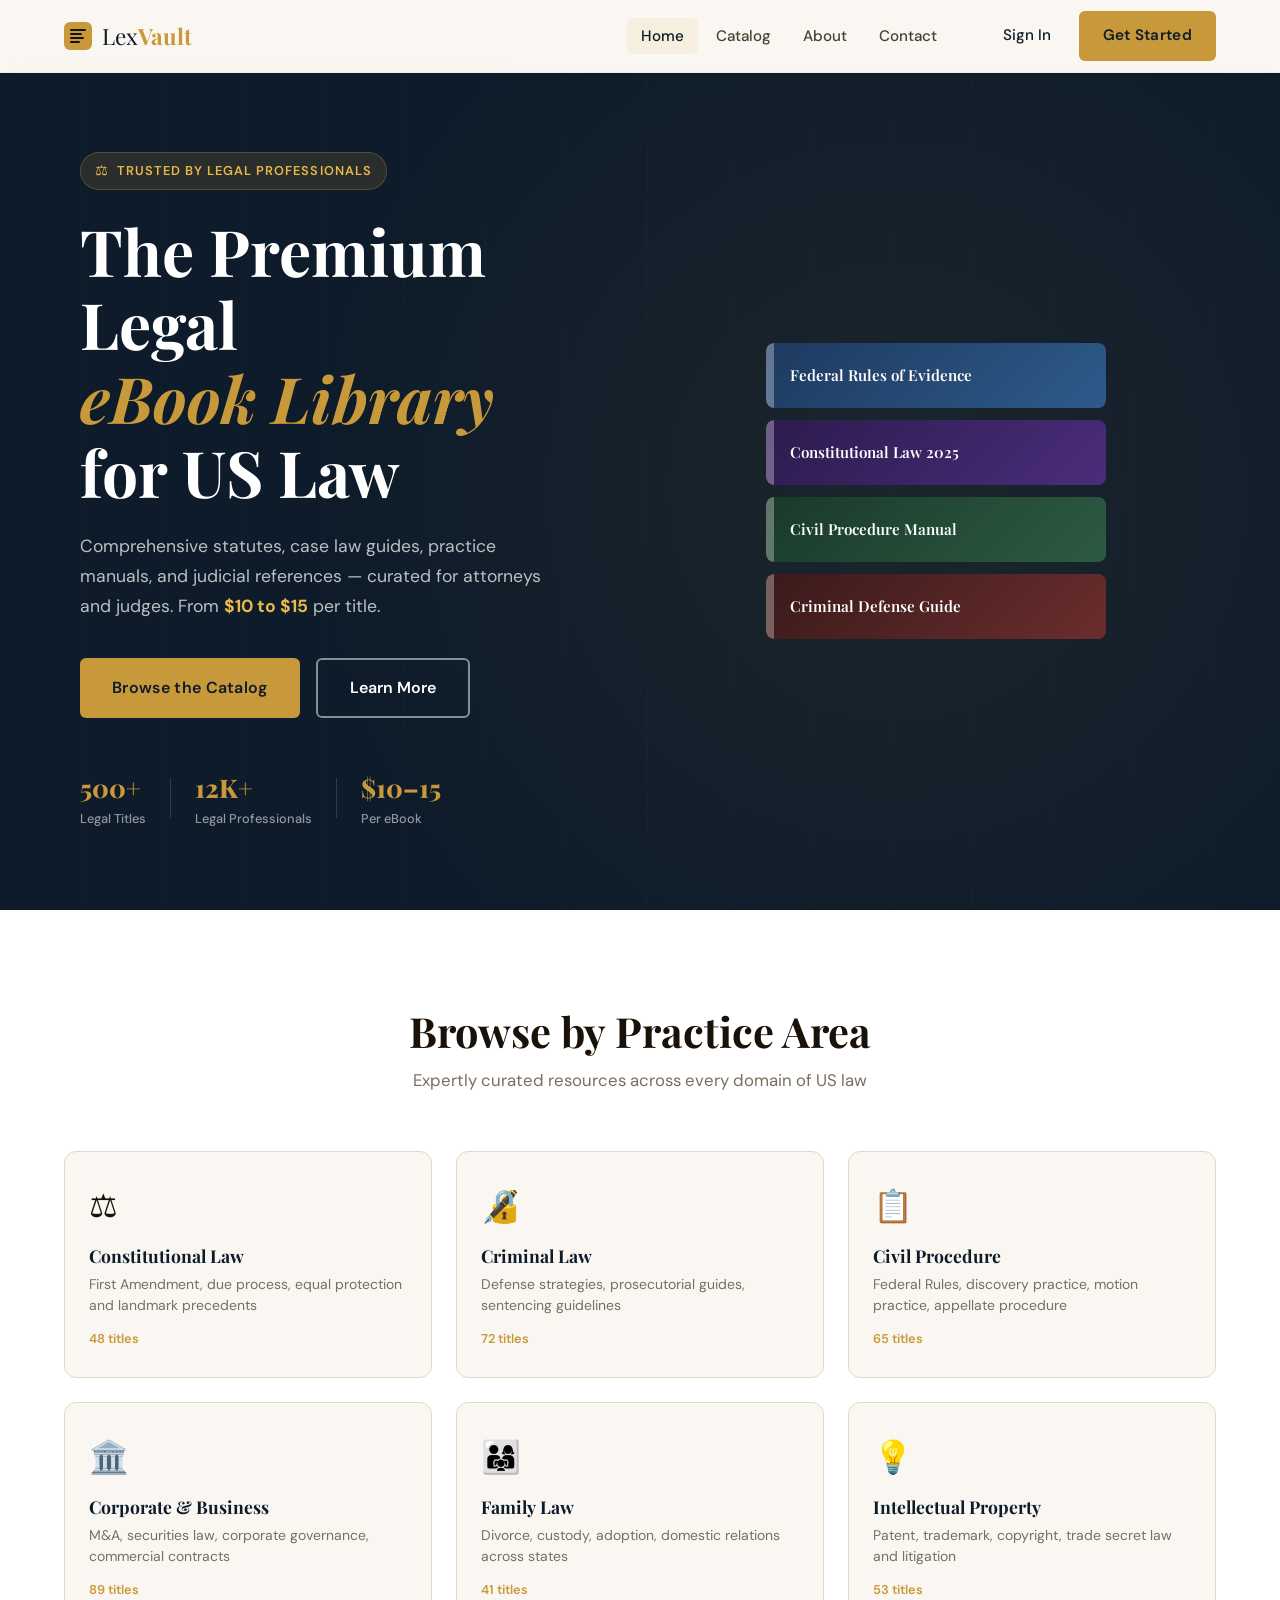
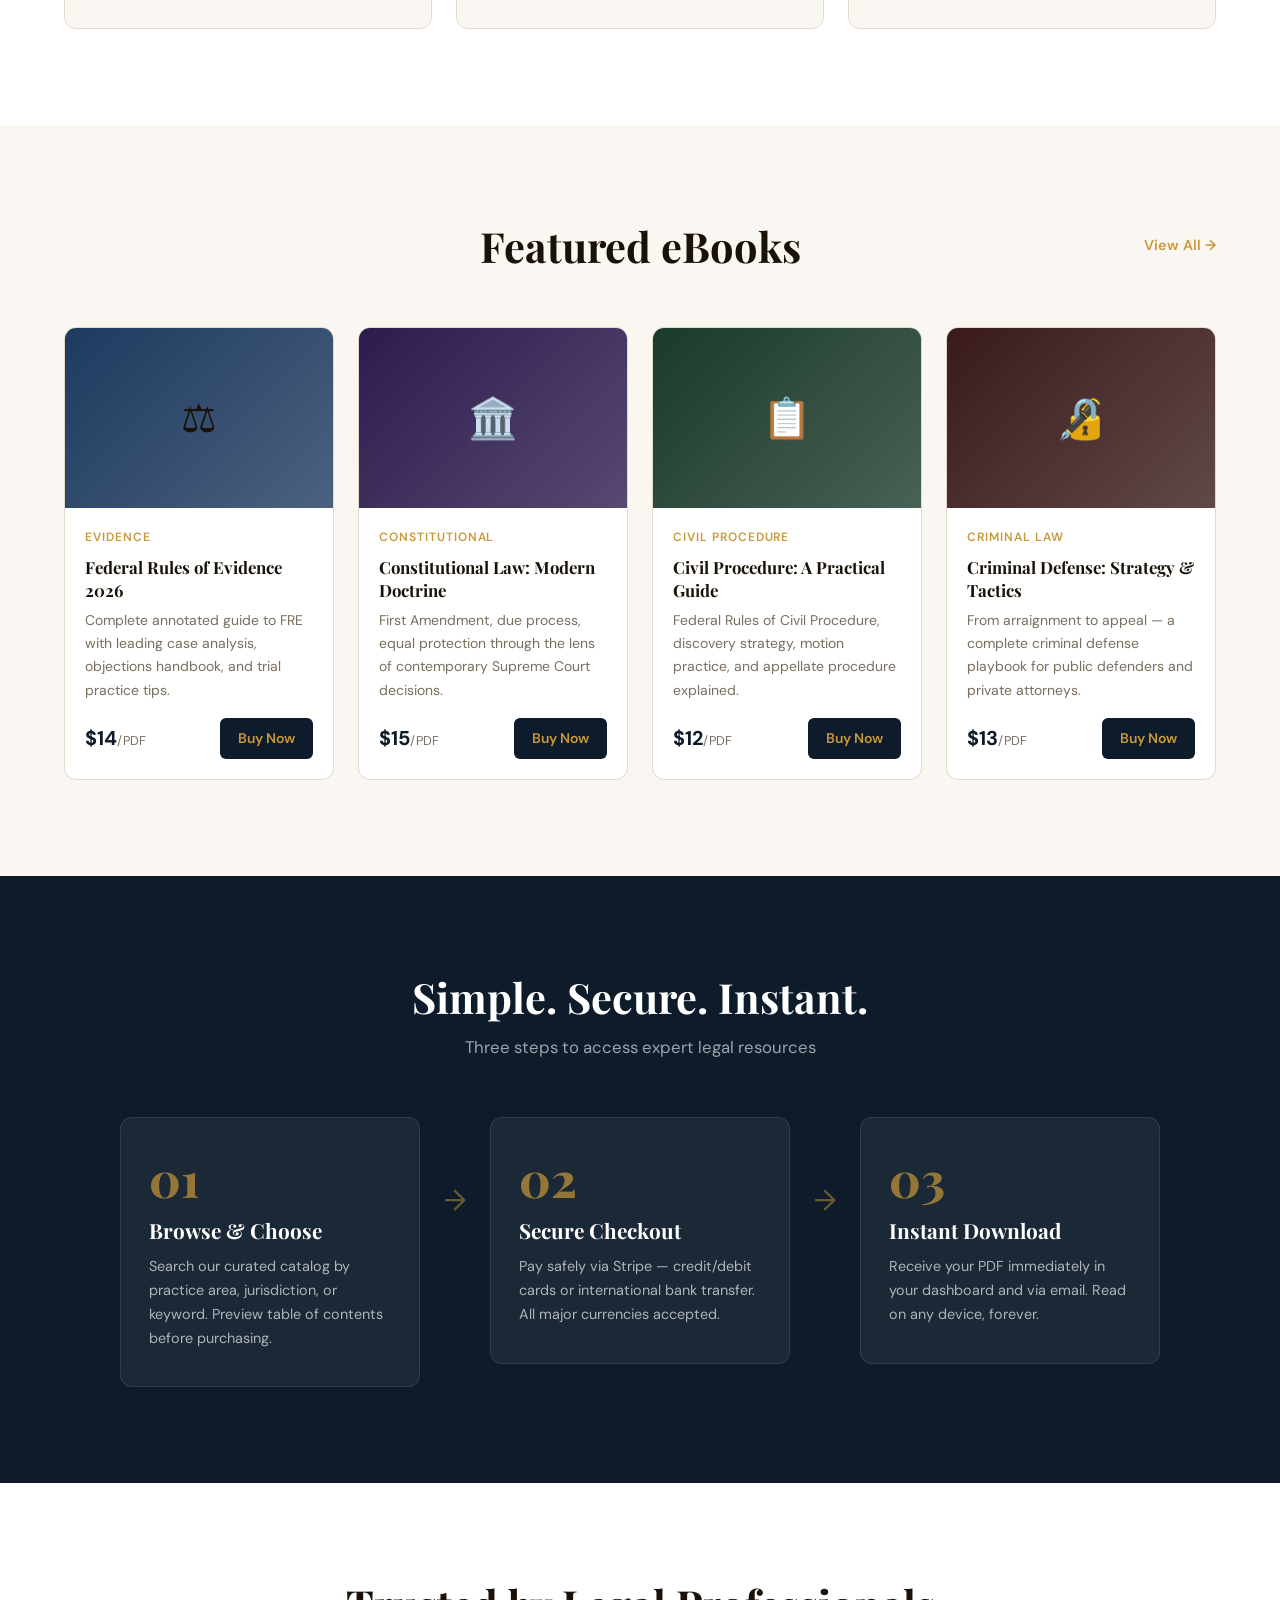
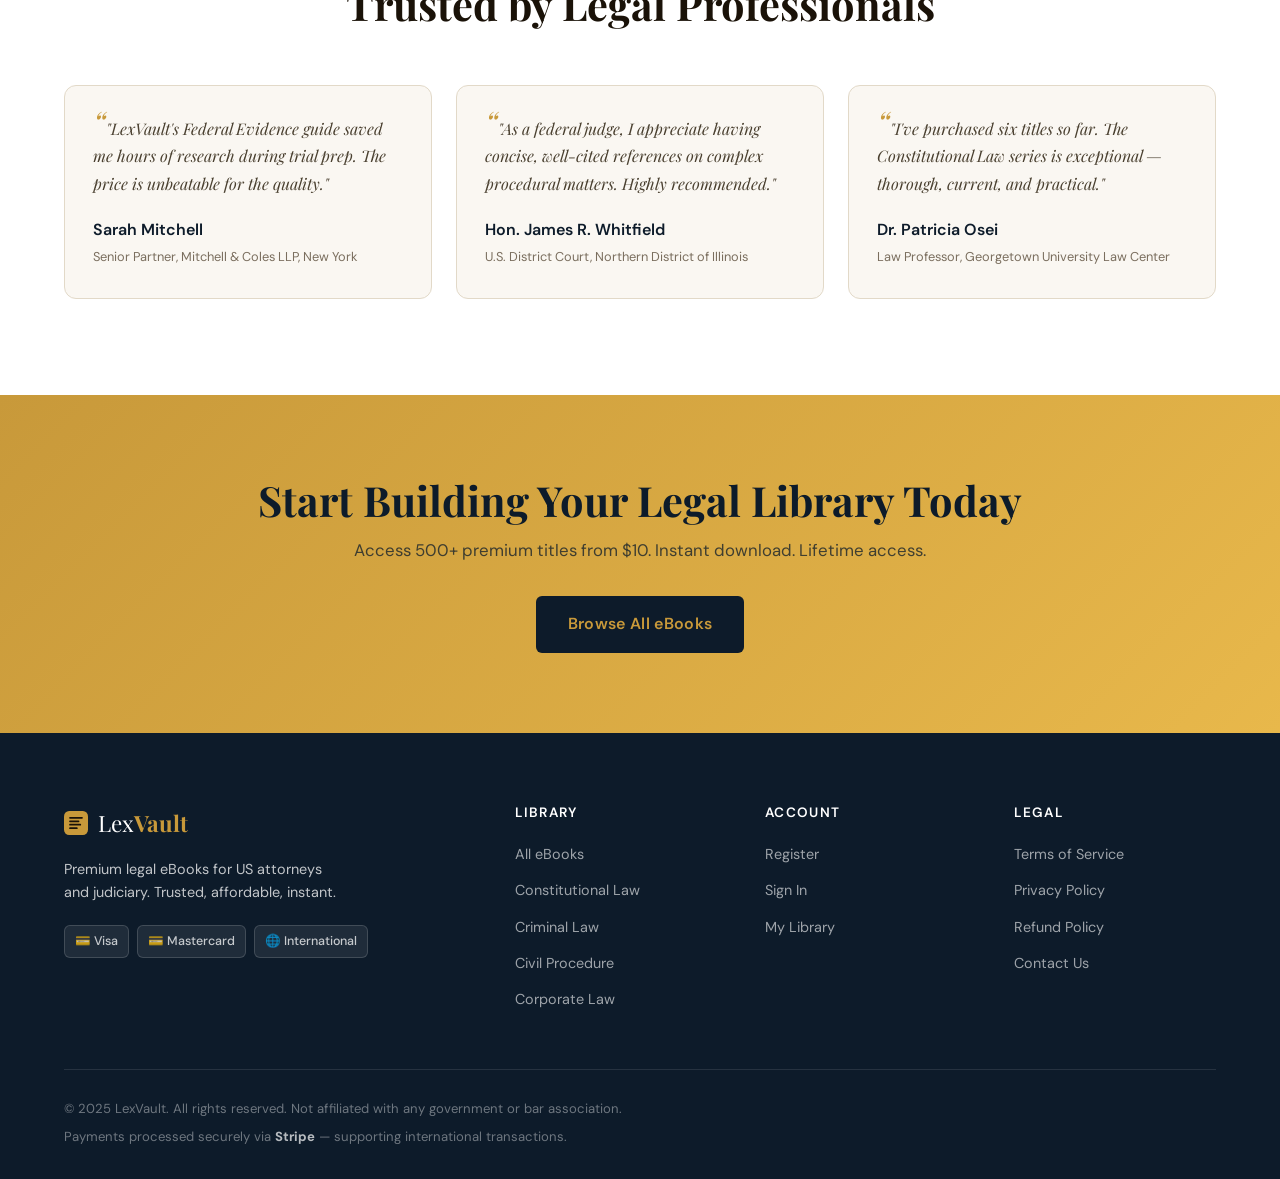
<file: index.html>
<!DOCTYPE html>
<html lang="en">
<head>
  <meta charset="UTF-8" />
  <meta name="viewport" content="width=device-width, initial-scale=1.0"/>
  <title>LexVault — Legal eBook Library for US Lawyers & Judges</title>
  <meta name="description" content="Premium legal eBooks for US attorneys and judiciary. Statutes, case law guides, and practice resources from $10–$15."/>
  <link rel="preconnect" href="https://fonts.googleapis.com"/>
  <link rel="preconnect" href="https://fonts.gstatic.com" crossorigin/>
  <link href="https://fonts.googleapis.com/css2?family=Playfair+Display:ital,wght@0,400;0,600;0,800;1,400&family=DM+Sans:wght@300;400;500;600&display=swap" rel="stylesheet"/>
  <style>
    /* ===== LEXVAULT DESIGN TOKENS ===== */
    :root {
      --navy:       #0d1b2a;
      --navy-mid:   #162132;
      --navy-light: #1e2f45;
      --gold:       #c8993a;
      --gold-light: #e8b84b;
      --gold-pale:  #f5e6c0;
      --cream:      #faf7f2;
      --white:      #ffffff;
      --text-main:  #1a1208;
      --text-mid:   #4a4030;
      --text-muted: #7a6e5e;
      --border:     #e2d9c8;
      --ff-display: 'Playfair Display', Georgia, serif;
      --ff-body:    'DM Sans', system-ui, sans-serif;
      --radius-sm:  6px;
      --radius-md:  12px;
      --radius-lg:  20px;
      --shadow-sm:  0 2px 8px rgba(13,27,42,0.08);
      --shadow-md:  0 8px 32px rgba(13,27,42,0.14);
      --shadow-lg:  0 20px 60px rgba(13,27,42,0.22);
      --transition: 0.25s cubic-bezier(0.4, 0, 0.2, 1);
      --max-width:  1200px;
    }

    /* ===== BASE & RESET ===== */
    *, *::before, *::after { box-sizing: border-box; margin: 0; padding: 0; }
    html { scroll-behavior: smooth; font-size: 16px; }
    body {
      font-family: var(--ff-body);
      background: var(--cream);
      color: var(--text-main);
      line-height: 1.65;
      overflow-x: hidden;
      padding-top: 72px;
    }
    img { display: block; max-width: 100%; }
    a  { color: inherit; text-decoration: none; }
    ul { list-style: none; }
    h1,h2,h3,h4 { font-family: var(--ff-display); line-height: 1.2; }
    h1 { font-size: clamp(2.4rem, 5vw, 4rem); }
    h2 { font-size: clamp(1.8rem, 3.5vw, 2.6rem); }
    h3 { font-size: 1.3rem; }
    em { font-style: italic; color: var(--gold); }

    /* ===== LAYOUT ===== */
    .container { max-width: var(--max-width); margin: 0 auto; padding: 0 24px; }
    .section { padding: 96px 0; }
    .section-header { text-align: center; margin-bottom: 56px; }
    .section-header h2 { margin-bottom: 12px; }
    .section-header p  { color: var(--text-muted); font-size: 1.05rem; }

    /* ===== BUTTONS ===== */
    .btn-primary {
      display: inline-flex; align-items: center; gap: 8px;
      background: var(--gold); color: var(--navy);
      font-family: var(--ff-body); font-weight: 600; font-size: 0.95rem;
      padding: 12px 24px; border-radius: var(--radius-sm);
      border: none; cursor: pointer;
      transition: background var(--transition), transform var(--transition), box-shadow var(--transition);
      letter-spacing: 0.02em;
    }
    .btn-primary:hover { background: var(--gold-light); transform: translateY(-2px); box-shadow: 0 6px 20px rgba(200,153,58,0.35); }
    .btn-primary.btn-large { padding: 15px 32px; font-size: 1rem; }
    .btn-ghost {
      display: inline-flex; align-items: center;
      background: transparent; color: var(--navy);
      font-weight: 500; font-size: 0.95rem;
      padding: 12px 20px; border-radius: var(--radius-sm);
      border: none; cursor: pointer; transition: background var(--transition);
    }
    .btn-ghost:hover { background: rgba(13,27,42,0.06); }
    .btn-outline {
      display: inline-flex; align-items: center;
      background: transparent; color: var(--white);
      font-weight: 600; font-size: 0.95rem;
      padding: 14px 32px; border-radius: var(--radius-sm);
      border: 2px solid rgba(255,255,255,0.5);
      cursor: pointer; transition: all var(--transition);
    }
    .btn-outline:hover { border-color: var(--gold); color: var(--gold); }
    .btn-outline.btn-large { padding: 15px 32px; font-size: 1rem; }

    /* ===== BOOK CARD ===== */
    .book-card {
      background: var(--white); border-radius: var(--radius-md);
      overflow: hidden; border: 1px solid var(--border);
      transition: transform var(--transition), box-shadow var(--transition);
      display: flex; flex-direction: column;
    }
    .book-card:hover { transform: translateY(-6px); box-shadow: var(--shadow-md); }
    .book-card-cover {
      height: 180px; display: flex; align-items: center;
      justify-content: center; font-size: 3rem;
      position: relative; overflow: hidden;
    }
    .book-card-body { padding: 20px; flex: 1; display: flex; flex-direction: column; }
    .book-card-category {
      font-size: 0.75rem; font-weight: 600; text-transform: uppercase;
      letter-spacing: 0.08em; color: var(--gold); margin-bottom: 8px;
    }
    .book-card-title { font-family: var(--ff-display); font-size: 1.05rem; margin-bottom: 8px; line-height: 1.35; }
    .book-card-desc { font-size: 0.875rem; color: var(--text-muted); flex: 1; margin-bottom: 16px; }
    .book-card-footer { display: flex; align-items: center; justify-content: space-between; }
    .book-price { font-size: 1.25rem; font-weight: 700; color: var(--navy); }
    .book-price span { font-size: 0.8rem; font-weight: 400; color: var(--text-muted); }
    .btn-buy {
      background: var(--navy); color: var(--gold);
      border: none; padding: 9px 18px; border-radius: var(--radius-sm);
      font-weight: 600; font-size: 0.875rem; cursor: pointer;
      transition: all var(--transition); font-family: var(--ff-body);
    }
    .btn-buy:hover { background: var(--gold); color: var(--navy); transform: translateY(-1px); }

    /* ===== NAVIGATION ===== */
    .nav-wrapper {
      position: fixed; top: 0; left: 0; right: 0; z-index: 1000;
      background: rgba(250,247,242,0.92);
      backdrop-filter: blur(12px); -webkit-backdrop-filter: blur(12px);
      border-bottom: 1px solid transparent;
      transition: border-color var(--transition), box-shadow var(--transition);
    }
    .nav-wrapper.scrolled { border-color: var(--border); box-shadow: var(--shadow-sm); }
    .nav-inner {
      max-width: var(--max-width); margin: 0 auto; padding: 0 24px;
      height: 72px; display: flex; align-items: center; gap: 32px;
    }
    .logo {
      display: flex; align-items: center; gap: 10px;
      font-family: var(--ff-display); font-size: 1.4rem;
      color: var(--navy); text-decoration: none; flex-shrink: 0;
    }
    .logo strong { color: var(--gold); }
    .nav-links { display: flex; gap: 4px; margin-left: auto; }
    .nav-links a {
      padding: 8px 14px; border-radius: var(--radius-sm);
      font-weight: 500; font-size: 0.95rem; color: var(--text-mid);
      transition: background var(--transition), color var(--transition);
    }
    .nav-links a:hover, .nav-links a.active {
      background: rgba(200,153,58,0.1); color: var(--navy);
    }
    .nav-actions { display: flex; align-items: center; gap: 8px; flex-shrink: 0; }
    .hamburger {
      display: none; flex-direction: column; gap: 5px;
      background: none; border: none; cursor: pointer; padding: 8px; margin-left: auto;
    }
    .hamburger span {
      display: block; width: 22px; height: 2px;
      background: var(--navy); border-radius: 2px; transition: all var(--transition);
    }
    .mobile-menu {
      display: none; flex-direction: column; background: var(--white);
      padding: 16px 24px 24px; border-top: 1px solid var(--border); gap: 4px;
    }
    .mobile-menu a { padding: 12px 16px; border-radius: var(--radius-sm); font-weight: 500; color: var(--text-mid); }
    .mobile-menu a:hover { background: var(--gold-pale); }
    .mobile-menu .btn-primary { margin-top: 8px; justify-content: center; }

    /* ===== HERO ===== */
    .hero {
      background: var(--navy);
      min-height: calc(100vh - 72px);
      display: grid; grid-template-columns: 1fr 1fr;
      align-items: center; gap: 64px;
      padding: 80px; max-width: 1400px;
      margin: 0 auto; position: relative; overflow: hidden;
    }
    .hero-bg-pattern {
      position: absolute; inset: 0;
      background-image:
        radial-gradient(circle at 70% 50%, rgba(200,153,58,0.08) 0%, transparent 60%),
        repeating-linear-gradient(90deg, transparent, transparent 80px, rgba(255,255,255,0.015) 80px, rgba(255,255,255,0.015) 81px);
      pointer-events: none;
    }
    .hero-badge {
      display: inline-flex; align-items: center; gap: 8px;
      background: rgba(200,153,58,0.15); border: 1px solid rgba(200,153,58,0.3);
      color: var(--gold-light); padding: 6px 14px; border-radius: 100px;
      font-size: 0.8rem; font-weight: 600; text-transform: uppercase;
      letter-spacing: 0.08em; margin-bottom: 24px;
    }
    .hero-badge::before { content: '⚖️'; font-size: 0.9rem; }
    .hero-title { color: var(--white); font-size: clamp(2.6rem, 5vw, 4.2rem); margin-bottom: 24px; line-height: 1.15; }
    .hero-subtitle { color: rgba(255,255,255,0.72); font-size: 1.1rem; line-height: 1.7; margin-bottom: 36px; max-width: 480px; }
    .hero-subtitle strong { color: var(--gold-light); }
    .hero-cta { display: flex; gap: 16px; flex-wrap: wrap; margin-bottom: 48px; }
    .hero-stats { display: flex; align-items: center; gap: 24px; }
    .stat { display: flex; flex-direction: column; }
    .stat-num { font-family: var(--ff-display); font-size: 1.6rem; font-weight: 800; color: var(--gold); }
    .stat-label { font-size: 0.8rem; color: rgba(255,255,255,0.55); font-weight: 500; }
    .stat-divider { width: 1px; height: 40px; background: rgba(255,255,255,0.15); }
    .hero-visual { display: flex; justify-content: center; align-items: center; position: relative; z-index: 1; }
    .book-stack { display: flex; flex-direction: column; gap: 12px; width: 100%; max-width: 340px; }
    .book {
      border-radius: 8px; padding: 20px 24px;
      font-family: var(--ff-display); font-size: 0.95rem; font-weight: 600;
      color: var(--white); position: relative; overflow: hidden;
      cursor: default; transition: transform var(--transition), box-shadow var(--transition);
    }
    .book::before {
      content: ''; position: absolute; left: 0; top: 0; bottom: 0;
      width: 8px; background: rgba(255,255,255,0.3); border-radius: 8px 0 0 8px;
    }
    .book:hover { transform: translateX(6px); }
    .b1 { background: linear-gradient(135deg, #1e3a5f, #2d5a8a); animation: float1 6s ease-in-out infinite; }
    .b2 { background: linear-gradient(135deg, #2d1b4e, #4a2d7a); animation: float2 7s ease-in-out infinite; }
    .b3 { background: linear-gradient(135deg, #1a3a2a, #2d5a42); animation: float1 8s ease-in-out infinite; }
    .b4 { background: linear-gradient(135deg, #3a1a1a, #6b2d2d); animation: float2 6.5s ease-in-out infinite; }
    @keyframes float1 { 0%,100% { transform: translateY(0); } 50% { transform: translateY(-6px); } }
    @keyframes float2 { 0%,100% { transform: translateY(0); } 50% { transform: translateY(6px); } }

    /* ===== CATEGORIES ===== */
    .categories-section { background: var(--white); }
    .categories-grid { display: grid; grid-template-columns: repeat(3, 1fr); gap: 24px; }
    .cat-card {
      background: var(--cream); border: 1.5px solid var(--border);
      border-radius: var(--radius-md); padding: 28px 24px;
      display: flex; flex-direction: column; gap: 8px;
      transition: all var(--transition); cursor: pointer;
      text-decoration: none; color: inherit;
    }
    .cat-card:hover { border-color: var(--gold); background: var(--gold-pale); transform: translateY(-4px); box-shadow: var(--shadow-sm); }
    .cat-icon { font-size: 2rem; margin-bottom: 4px; }
    .cat-card h3 { font-size: 1.1rem; color: var(--navy); }
    .cat-card p  { font-size: 0.875rem; color: var(--text-muted); line-height: 1.5; flex: 1; }
    .cat-count { font-size: 0.8rem; font-weight: 600; color: var(--gold); margin-top: 4px; }

    /* ===== FEATURED BOOKS ===== */
    .featured-section { background: var(--cream); }
    .section-header { position: relative; text-align: center; }
    .see-all {
      position: absolute; right: 0; top: 50%; transform: translateY(-50%);
      font-weight: 600; color: var(--gold); font-size: 0.9rem;
    }
    .see-all:hover { color: var(--navy); }
    .books-grid { display: grid; grid-template-columns: repeat(4, 1fr); gap: 24px; }

    /* ===== HOW IT WORKS ===== */
    .how-section { background: var(--navy); color: var(--white); }
    .how-section .section-header h2 { color: var(--white); }
    .how-section .section-header p  { color: rgba(255,255,255,0.6); }
    .steps-grid { display: flex; align-items: flex-start; gap: 24px; justify-content: center; }
    .step {
      background: rgba(255,255,255,0.06); border: 1px solid rgba(255,255,255,0.1);
      border-radius: var(--radius-md); padding: 36px 28px; flex: 1; max-width: 300px;
    }
    .step-num { font-family: var(--ff-display); font-size: 3rem; font-weight: 800; color: var(--gold); opacity: 0.7; line-height: 1; margin-bottom: 16px; }
    .step h3 { color: var(--white); margin-bottom: 12px; }
    .step p  { color: rgba(255,255,255,0.65); font-size: 0.9rem; }
    .step-arrow { font-size: 1.8rem; color: var(--gold); opacity: 0.5; margin-top: 60px; flex-shrink: 0; }

    /* ===== TESTIMONIALS ===== */
    .testimonials-section { background: var(--white); }
    .testimonials-grid { display: grid; grid-template-columns: repeat(3, 1fr); gap: 24px; }
    .testimonial {
      background: var(--cream); border: 1px solid var(--border);
      border-radius: var(--radius-md); padding: 28px;
      display: flex; flex-direction: column; gap: 20px;
    }
    .testimonial p { font-family: var(--ff-display); font-style: italic; font-size: 1rem; color: var(--text-mid); line-height: 1.7; flex: 1; }
    .testimonial p::before { content: '\201C'; color: var(--gold); font-size: 2rem; line-height: 0.5; }
    .testimonial-author strong { display: block; font-weight: 600; color: var(--navy); }
    .testimonial-author span  { font-size: 0.8rem; color: var(--text-muted); }

    /* ===== CTA BANNER ===== */
    .cta-banner { background: linear-gradient(135deg, var(--gold) 0%, var(--gold-light) 100%); padding: 80px 0; text-align: center; }
    .cta-banner h2 { color: var(--navy); margin-bottom: 12px; }
    .cta-banner p  { color: var(--navy); opacity: 0.75; margin-bottom: 32px; font-size: 1.05rem; }
    .cta-banner .btn-primary { background: var(--navy); color: var(--gold); }
    .cta-banner .btn-primary:hover { background: var(--navy-mid); }

    /* ===== FOOTER ===== */
    .footer { background: var(--navy); color: rgba(255,255,255,0.75); padding: 72px 0 32px; }
    .footer-grid { display: grid; grid-template-columns: 2fr 1fr 1fr 1fr; gap: 48px; margin-bottom: 56px; }
    .footer-brand .logo { color: var(--white); margin-bottom: 16px; }
    .footer-brand p { font-size: 0.9rem; line-height: 1.65; margin-bottom: 20px; max-width: 280px; }
    .payment-badges { display: flex; gap: 8px; flex-wrap: wrap; }
    .badge { background: rgba(255,255,255,0.08); border: 1px solid rgba(255,255,255,0.15); border-radius: 6px; padding: 5px 10px; font-size: 0.78rem; font-weight: 500; }
    .footer-col h4 { color: var(--white); font-size: 0.85rem; font-weight: 600; text-transform: uppercase; letter-spacing: 0.1em; margin-bottom: 20px; font-family: var(--ff-body); }
    .footer-col ul { display: flex; flex-direction: column; gap: 10px; }
    .footer-col a { font-size: 0.9rem; color: rgba(255,255,255,0.6); transition: color var(--transition); }
    .footer-col a:hover { color: var(--gold); }
    .footer-bottom { border-top: 1px solid rgba(255,255,255,0.1); padding-top: 28px; display: flex; flex-direction: column; gap: 6px; }
    .footer-bottom p { font-size: 0.82rem; color: rgba(255,255,255,0.4); }
    .footer-bottom strong { color: rgba(255,255,255,0.7); }

    /* ===== RESPONSIVE ===== */
    @media (max-width: 1024px) { .books-grid { grid-template-columns: repeat(2, 1fr); } }
    @media (max-width: 960px) {
      .hero { grid-template-columns: 1fr; padding: 60px 32px; text-align: center; min-height: auto; }
      .hero-subtitle { max-width: 100%; }
      .hero-cta { justify-content: center; }
      .hero-stats { justify-content: center; }
      .hero-visual { margin-top: 40px; }
      .book-stack { max-width: 400px; margin: 0 auto; }
    }
    @media (max-width: 900px) {
      .footer-grid { grid-template-columns: 1fr 1fr; gap: 32px; }
      .footer-brand { grid-column: 1 / -1; }
    }
    @media (max-width: 768px) {
      .section { padding: 64px 0; }
      .section-header { margin-bottom: 36px; }
      .nav-links, .nav-actions { display: none; }
      .hamburger { display: flex; }
      .mobile-menu.open { display: flex; }
      .categories-grid { grid-template-columns: repeat(2, 1fr); }
      .testimonials-grid { grid-template-columns: 1fr; }
      .steps-grid { flex-direction: column; align-items: center; }
      .step-arrow { transform: rotate(90deg); margin: 0 auto; }
      .books-grid { grid-template-columns: repeat(2, 1fr); }
    }
    @media (max-width: 480px) {
      .categories-grid { grid-template-columns: 1fr; }
      .books-grid { grid-template-columns: 1fr; }
      .see-all { position: static; transform: none; margin-top: 8px; }
      .footer-grid { grid-template-columns: 1fr; }
    }
  </style>
</head>
<body>

  <!-- NAV -->
  <header class="nav-wrapper" id="navbar">
    <nav class="nav-inner">
      <a href="index.html" class="logo">
        <svg width="28" height="28" viewBox="0 0 28 28" fill="none" xmlns="http://www.w3.org/2000/svg">
          <rect width="28" height="28" rx="6" fill="var(--gold)"/>
          <path d="M7 8h14M7 12h10M7 16h12M7 20h8" stroke="#1a1208" stroke-width="2" stroke-linecap="round"/>
        </svg>
        <span>Lex<strong>Vault</strong></span>
      </a>
      <ul class="nav-links">
        <li><a href="index.html" class="active">Home</a></li>
        <li><a href="pages/catalog.html">Catalog</a></li>
        <li><a href="pages/about.html">About</a></li>
        <li><a href="pages/contact.html">Contact</a></li>
      </ul>
      <div class="nav-actions">
        <a href="pages/login.html" class="btn-ghost">Sign In</a>
        <a href="pages/register.html" class="btn-primary">Get Started</a>
      </div>
      <button class="hamburger" id="hamburger" aria-label="Menu">
        <span></span><span></span><span></span>
      </button>
    </nav>
    <div class="mobile-menu" id="mobileMenu">
      <a href="index.html">Home</a>
      <a href="pages/catalog.html">Catalog</a>
      <a href="pages/about.html">About</a>
      <a href="pages/contact.html">Contact</a>
      <a href="pages/login.html">Sign In</a>
      <a href="pages/register.html" class="btn-primary">Get Started</a>
    </div>
  </header>

  <!-- HERO -->
  <section class="hero">
    <div class="hero-bg-pattern"></div>
    <div class="hero-content">
      <div class="hero-badge">Trusted by Legal Professionals</div>
      <h1 class="hero-title">
        The Premium Legal<br/>
        <em>eBook Library</em><br/>
        for US Law
      </h1>
      <p class="hero-subtitle">
        Comprehensive statutes, case law guides, practice manuals, and judicial references — curated for attorneys and judges. From <strong>$10 to $15</strong> per title.
      </p>
      <div class="hero-cta">
        <a href="pages/catalog.html" class="btn-primary btn-large">Browse the Catalog</a>
        <a href="pages/about.html" class="btn-outline btn-large">Learn More</a>
      </div>
      <div class="hero-stats">
        <div class="stat"><span class="stat-num">500+</span><span class="stat-label">Legal Titles</span></div>
        <div class="stat-divider"></div>
        <div class="stat"><span class="stat-num">12K+</span><span class="stat-label">Legal Professionals</span></div>
        <div class="stat-divider"></div>
        <div class="stat"><span class="stat-num">$10–15</span><span class="stat-label">Per eBook</span></div>
      </div>
    </div>
    <div class="hero-visual">
      <div class="book-stack">
        <div class="book b1"><span>Federal Rules of Evidence</span></div>
        <div class="book b2"><span>Constitutional Law 2025</span></div>
        <div class="book b3"><span>Civil Procedure Manual</span></div>
        <div class="book b4"><span>Criminal Defense Guide</span></div>
      </div>
    </div>
  </section>

  <!-- CATEGORIES -->
  <section class="section categories-section">
    <div class="container">
      <div class="section-header">
        <h2>Browse by Practice Area</h2>
        <p>Expertly curated resources across every domain of US law</p>
      </div>
      <div class="categories-grid">
        <a href="pages/catalog.html?cat=constitutional" class="cat-card">
          <div class="cat-icon">⚖️</div>
          <h3>Constitutional Law</h3>
          <p>First Amendment, due process, equal protection and landmark precedents</p>
          <span class="cat-count">48 titles</span>
        </a>
        <a href="pages/catalog.html?cat=criminal" class="cat-card">
          <div class="cat-icon">🔏</div>
          <h3>Criminal Law</h3>
          <p>Defense strategies, prosecutorial guides, sentencing guidelines</p>
          <span class="cat-count">72 titles</span>
        </a>
        <a href="pages/catalog.html?cat=civil" class="cat-card">
          <div class="cat-icon">📋</div>
          <h3>Civil Procedure</h3>
          <p>Federal Rules, discovery practice, motion practice, appellate procedure</p>
          <span class="cat-count">65 titles</span>
        </a>
        <a href="pages/catalog.html?cat=corporate" class="cat-card">
          <div class="cat-icon">🏛️</div>
          <h3>Corporate & Business</h3>
          <p>M&A, securities law, corporate governance, commercial contracts</p>
          <span class="cat-count">89 titles</span>
        </a>
        <a href="pages/catalog.html?cat=family" class="cat-card">
          <div class="cat-icon">👨‍👩‍👧</div>
          <h3>Family Law</h3>
          <p>Divorce, custody, adoption, domestic relations across states</p>
          <span class="cat-count">41 titles</span>
        </a>
        <a href="pages/catalog.html?cat=ip" class="cat-card">
          <div class="cat-icon">💡</div>
          <h3>Intellectual Property</h3>
          <p>Patent, trademark, copyright, trade secret law and litigation</p>
          <span class="cat-count">53 titles</span>
        </a>
      </div>
    </div>
  </section>

  <!-- FEATURED BOOKS -->
  <section class="section featured-section">
    <div class="container">
      <div class="section-header">
        <h2>Featured eBooks</h2>
        <a href="pages/catalog.html" class="see-all">View All →</a>
      </div>
      <div class="books-grid" id="featuredBooks"></div>
    </div>
  </section>

  <!-- HOW IT WORKS -->
  <section class="section how-section">
    <div class="container">
      <div class="section-header">
        <h2>Simple. Secure. Instant.</h2>
        <p>Three steps to access expert legal resources</p>
      </div>
      <div class="steps-grid">
        <div class="step">
          <div class="step-num">01</div>
          <h3>Browse & Choose</h3>
          <p>Search our curated catalog by practice area, jurisdiction, or keyword. Preview table of contents before purchasing.</p>
        </div>
        <div class="step-arrow">→</div>
        <div class="step">
          <div class="step-num">02</div>
          <h3>Secure Checkout</h3>
          <p>Pay safely via Stripe — credit/debit cards or international bank transfer. All major currencies accepted.</p>
        </div>
        <div class="step-arrow">→</div>
        <div class="step">
          <div class="step-num">03</div>
          <h3>Instant Download</h3>
          <p>Receive your PDF immediately in your dashboard and via email. Read on any device, forever.</p>
        </div>
      </div>
    </div>
  </section>

  <!-- TESTIMONIALS -->
  <section class="section testimonials-section">
    <div class="container">
      <div class="section-header">
        <h2>Trusted by Legal Professionals</h2>
      </div>
      <div class="testimonials-grid">
        <div class="testimonial">
          <p>"LexVault's Federal Evidence guide saved me hours of research during trial prep. The price is unbeatable for the quality."</p>
          <div class="testimonial-author">
            <strong>Sarah Mitchell</strong>
            <span>Senior Partner, Mitchell & Coles LLP, New York</span>
          </div>
        </div>
        <div class="testimonial">
          <p>"As a federal judge, I appreciate having concise, well-cited references on complex procedural matters. Highly recommended."</p>
          <div class="testimonial-author">
            <strong>Hon. James R. Whitfield</strong>
            <span>U.S. District Court, Northern District of Illinois</span>
          </div>
        </div>
        <div class="testimonial">
          <p>"I've purchased six titles so far. The Constitutional Law series is exceptional — thorough, current, and practical."</p>
          <div class="testimonial-author">
            <strong>Dr. Patricia Osei</strong>
            <span>Law Professor, Georgetown University Law Center</span>
          </div>
        </div>
      </div>
    </div>
  </section>

  <!-- CTA BANNER -->
  <section class="cta-banner">
    <div class="container">
      <h2>Start Building Your Legal Library Today</h2>
      <p>Access 500+ premium titles from $10. Instant download. Lifetime access.</p>
      <a href="pages/catalog.html" class="btn-primary btn-large">Browse All eBooks</a>
    </div>
  </section>

  <!-- FOOTER -->
  <footer class="footer">
    <div class="container">
      <div class="footer-grid">
        <div class="footer-brand">
          <a href="index.html" class="logo">
            <svg width="24" height="24" viewBox="0 0 28 28" fill="none"><rect width="28" height="28" rx="6" fill="var(--gold)"/><path d="M7 8h14M7 12h10M7 16h12M7 20h8" stroke="#1a1208" stroke-width="2" stroke-linecap="round"/></svg>
            <span>Lex<strong>Vault</strong></span>
          </a>
          <p>Premium legal eBooks for US attorneys and judiciary. Trusted, affordable, instant.</p>
          <div class="payment-badges">
            <span class="badge">💳 Visa</span>
            <span class="badge">💳 Mastercard</span>
            <span class="badge">🌐 International</span>
          </div>
        </div>
        <div class="footer-col">
          <h4>Library</h4>
          <ul>
            <li><a href="pages/catalog.html">All eBooks</a></li>
            <li><a href="pages/catalog.html?cat=constitutional">Constitutional Law</a></li>
            <li><a href="pages/catalog.html?cat=criminal">Criminal Law</a></li>
            <li><a href="pages/catalog.html?cat=civil">Civil Procedure</a></li>
            <li><a href="pages/catalog.html?cat=corporate">Corporate Law</a></li>
          </ul>
        </div>
        <div class="footer-col">
          <h4>Account</h4>
          <ul>
            <li><a href="pages/register.html">Register</a></li>
            <li><a href="pages/login.html">Sign In</a></li>
            <li><a href="pages/dashboard.html">My Library</a></li>
          </ul>
        </div>
        <div class="footer-col">
          <h4>Legal</h4>
          <ul>
            <li><a href="pages/terms.html">Terms of Service</a></li>
            <li><a href="pages/privacy.html">Privacy Policy</a></li>
            <li><a href="pages/refund.html">Refund Policy</a></li>
            <li><a href="pages/contact.html">Contact Us</a></li>
          </ul>
        </div>
      </div>
      <div class="footer-bottom">
        <p>© 2025 LexVault. All rights reserved. Not affiliated with any government or bar association.</p>
        <p>Payments processed securely via <strong>Stripe</strong> — supporting international transactions.</p>
      </div>
    </div>
  </footer>

  <script>
    // ===== BOOK DATABASE =====
    const BOOKS = [
      { id:1, title:"Federal Rules of Evidence 2026", category:"Evidence", cat:"evidence", desc:"Complete annotated guide to FRE with leading case analysis, objections handbook, and trial practice tips.", price:14, emoji:"⚖️", color:"#1e3a5f", featured:true, detailUrl:"pages/federal-rules-of-evidence.html" },
      { id:2, title:"Constitutional Law: Modern Doctrine", category:"Constitutional", cat:"constitutional", desc:"First Amendment, due process, equal protection through the lens of contemporary Supreme Court decisions.", price:15, emoji:"🏛️", color:"#2d1b4e", featured:true, detailUrl:"pages/constitutional-law-modern-doctrine.html" },
      { id:3, title:"Civil Procedure: A Practical Guide", category:"Civil Procedure", cat:"civil", desc:"Federal Rules of Civil Procedure, discovery strategy, motion practice, and appellate procedure explained.", price:12, emoji:"📋", color:"#1a3a2a", featured:true },
      { id:4, title:"Criminal Defense: Strategy & Tactics", category:"Criminal Law", cat:"criminal", desc:"From arraignment to appeal — a complete criminal defense playbook for public defenders and private attorneys.", price:13, emoji:"🔏", color:"#3a1a1a", featured:true }
    ];

    // ===== NAVIGATION =====
    (function() {
      const navbar = document.getElementById('navbar');
      const hamburger = document.getElementById('hamburger');
      const mobileMenu = document.getElementById('mobileMenu');
      window.addEventListener('scroll', () => {
        navbar.classList.toggle('scrolled', window.scrollY > 20);
      });
      if (hamburger) {
        hamburger.addEventListener('click', () => {
          mobileMenu.classList.toggle('open');
        });
      }
    })();

    // ===== FEATURED BOOKS =====
    (function() {
      function renderBookCard(book) {
        return `
          <div class="book-card">
            <div class="book-card-cover" style="background: linear-gradient(135deg, ${book.color}, ${book.color}cc);">
              <span style="font-size:2.5rem;">${book.emoji}</span>
            </div>
            <div class="book-card-body">
              <div class="book-card-category">${book.category}</div>
              <h3 class="book-card-title"><a href="${book.detailUrl || '#'}" style="color:inherit;">${book.title}</a></h3>
              <p class="book-card-desc">${book.desc}</p>
              <div class="book-card-footer">
                <div class="book-price">$${book.price}<span>/PDF</span></div>
                <a href="${book.detailUrl || 'pages/checkout.html?id=' + book.id}" class="btn-buy">Buy Now</a>
              </div>
            </div>
          </div>`;
      }
      const container = document.getElementById('featuredBooks');
      if (container) {
        container.innerHTML = BOOKS.filter(b => b.featured).map(renderBookCard).join('');
      }

      // Scroll reveal
      const observer = new IntersectionObserver((entries) => {
        entries.forEach(entry => {
          if (entry.isIntersecting) {
            entry.target.style.opacity = '1';
            entry.target.style.transform = 'translateY(0)';
            observer.unobserve(entry.target);
          }
        });
      }, { threshold: 0.1 });

      document.querySelectorAll('.cat-card, .book-card, .step, .testimonial').forEach(el => {
        el.style.opacity = '0';
        el.style.transform = 'translateY(24px)';
        el.style.transition = 'opacity 0.6s ease, transform 0.6s ease';
        observer.observe(el);
      });
    })();
  </script>
</body>
</html>
</file>
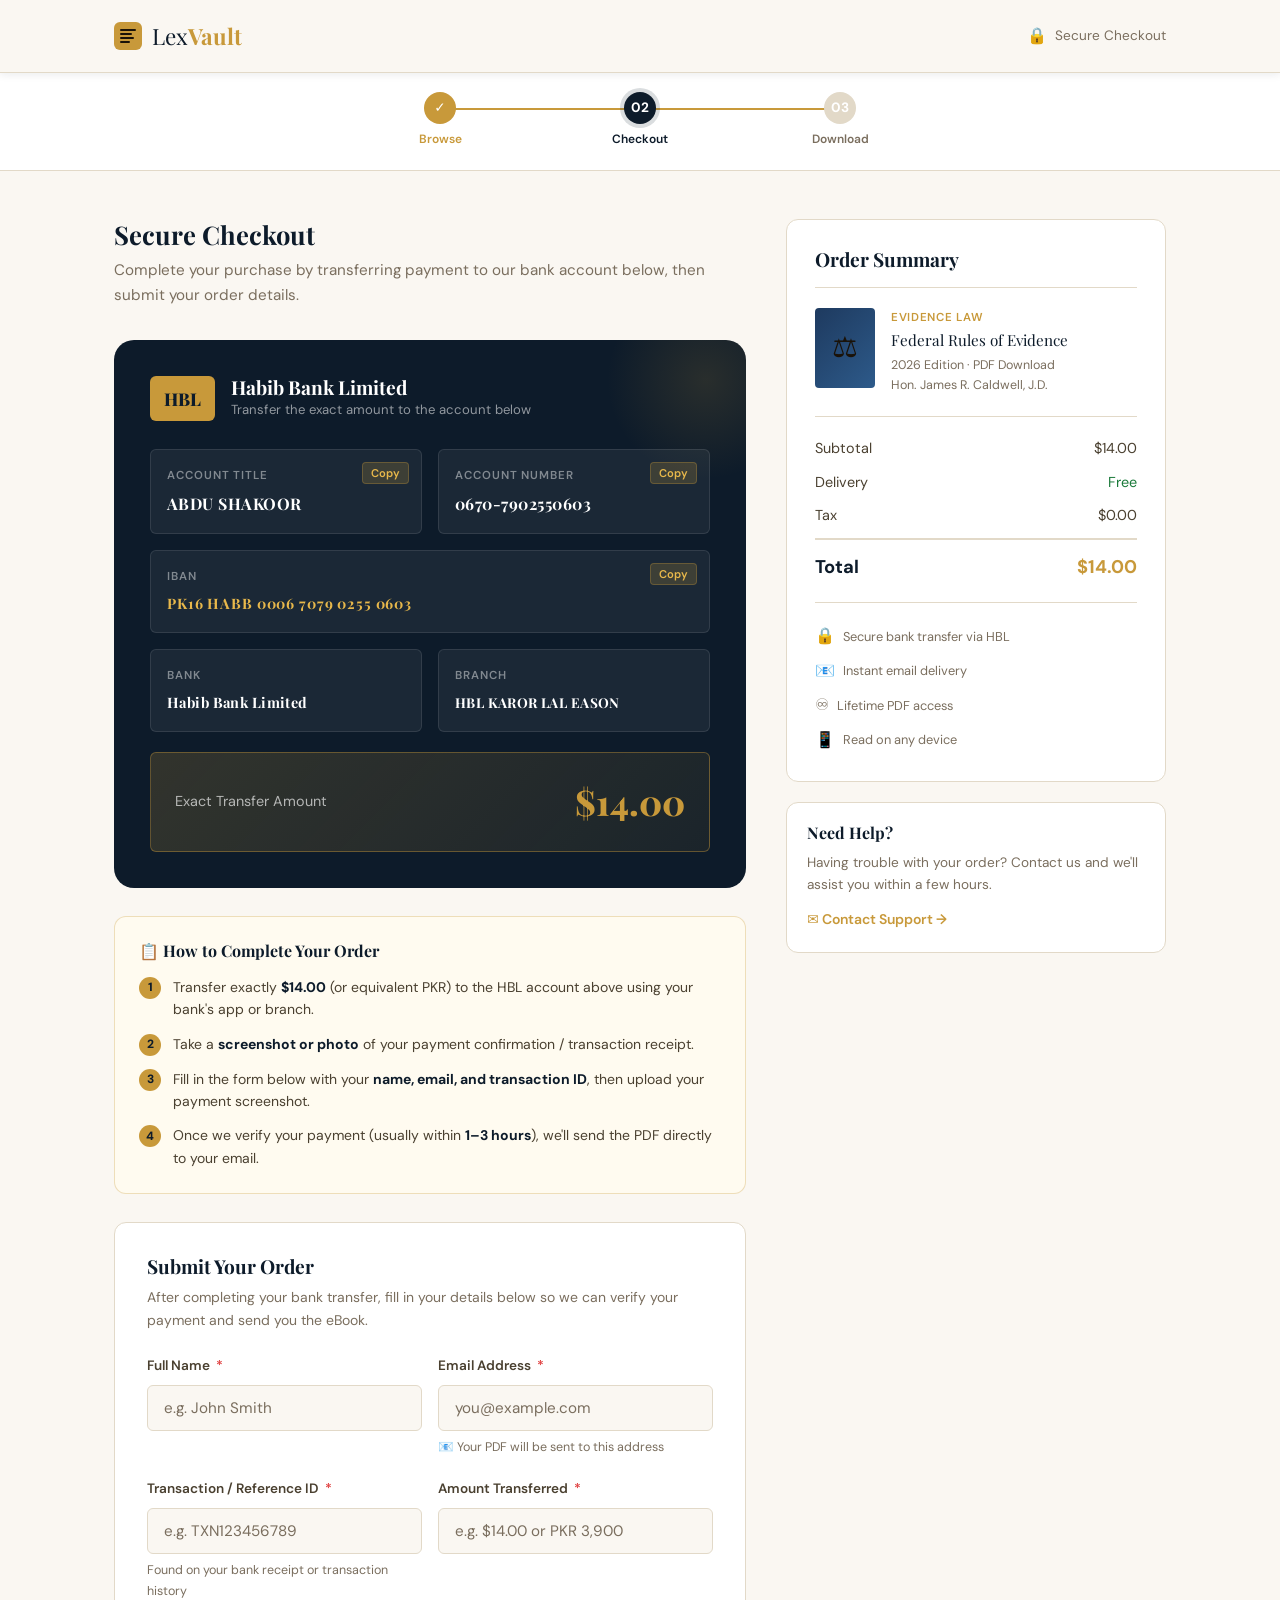
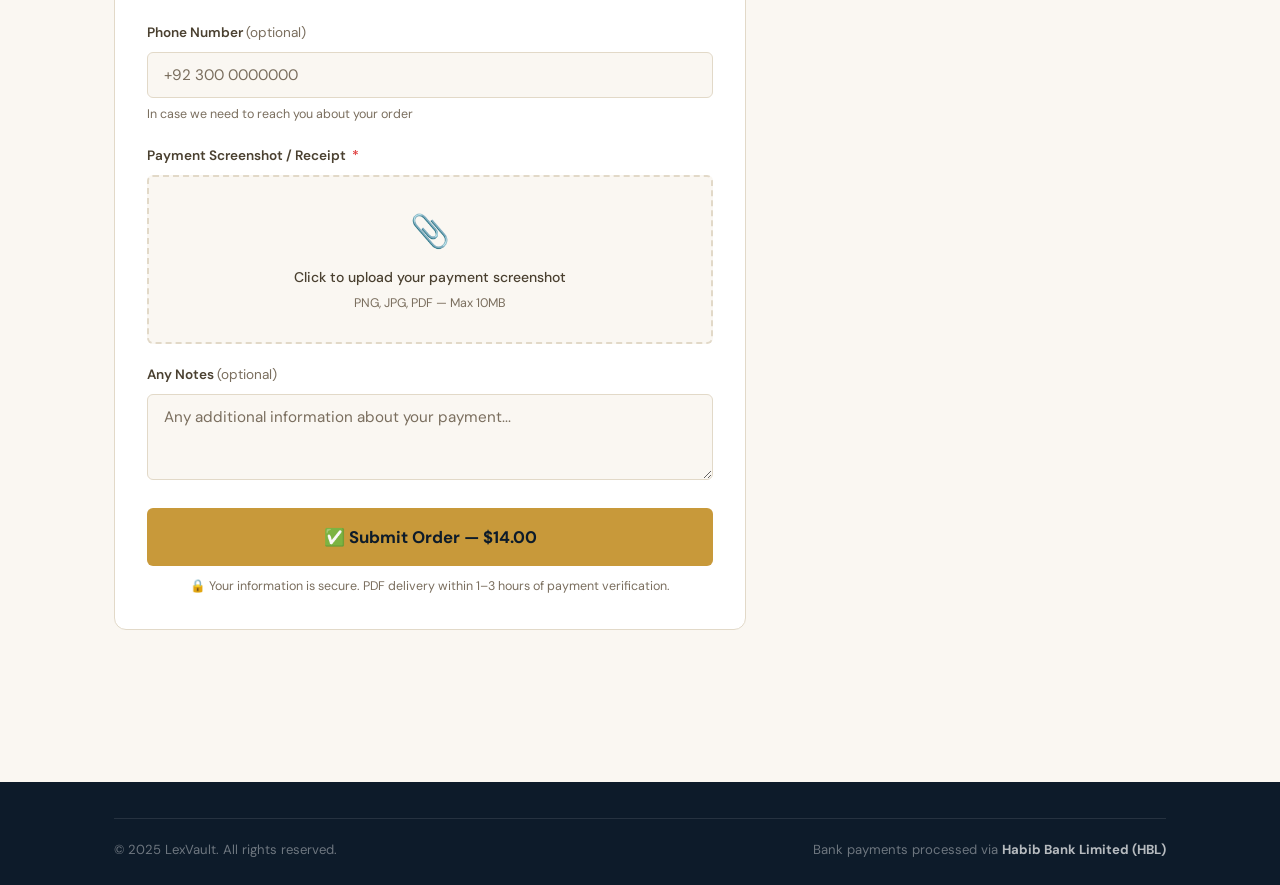
<file: checkout-fre.html>
<!DOCTYPE html>
<html lang="en">
<head>
  <meta charset="UTF-8" />
  <meta name="viewport" content="width=device-width, initial-scale=1.0"/>
  <title>Checkout — Federal Rules of Evidence · LexVault</title>
  <link rel="preconnect" href="https://fonts.googleapis.com"/>
  <link rel="preconnect" href="https://fonts.gstatic.com" crossorigin/>
  <link href="https://fonts.googleapis.com/css2?family=Playfair+Display:ital,wght@0,400;0,600;0,800;1,400&family=DM+Sans:wght@300;400;500;600&display=swap" rel="stylesheet"/>
  <style>
    :root {
      --navy:       #0d1b2a;
      --navy-mid:   #162132;
      --navy-light: #1e2f45;
      --gold:       #c8993a;
      --gold-light: #e8b84b;
      --gold-pale:  #f5e6c0;
      --cream:      #faf7f2;
      --white:      #ffffff;
      --text-main:  #1a1208;
      --text-mid:   #4a4030;
      --text-muted: #7a6e5e;
      --border:     #e2d9c8;
      --green:      #1a7a3a;
      --green-light:#f0faf4;
      --ff-display: 'Playfair Display', Georgia, serif;
      --ff-body:    'DM Sans', system-ui, sans-serif;
      --radius-sm:  6px;
      --radius-md:  12px;
      --radius-lg:  20px;
      --shadow-sm:  0 2px 8px rgba(13,27,42,0.08);
      --shadow-md:  0 8px 32px rgba(13,27,42,0.14);
      --transition: 0.25s cubic-bezier(0.4, 0, 0.2, 1);
      --max-width:  1100px;
    }
    *, *::before, *::after { box-sizing: border-box; margin: 0; padding: 0; }
    html { scroll-behavior: smooth; }
    body { font-family: var(--ff-body); background: var(--cream); color: var(--text-main); line-height: 1.65; overflow-x: hidden; padding-top: 72px; }
    a { color: inherit; text-decoration: none; }
    ul { list-style: none; }
    h1,h2,h3,h4 { font-family: var(--ff-display); line-height: 1.2; }
    .container { max-width: var(--max-width); margin: 0 auto; padding: 0 24px; }

    /* NAV */
    .nav-wrapper { position: fixed; top: 0; left: 0; right: 0; z-index: 1000; background: rgba(250,247,242,0.95); backdrop-filter: blur(12px); border-bottom: 1px solid var(--border); box-shadow: var(--shadow-sm); }
    .nav-inner { max-width: var(--max-width); margin: 0 auto; padding: 0 24px; height: 72px; display: flex; align-items: center; gap: 16px; }
    .logo { display: flex; align-items: center; gap: 10px; font-family: var(--ff-display); font-size: 1.4rem; color: var(--navy); flex-shrink: 0; }
    .logo strong { color: var(--gold); }
    .nav-secure { margin-left: auto; display: flex; align-items: center; gap: 8px; font-size: 0.85rem; color: var(--text-muted); }
    .nav-secure span { color: var(--green); font-size: 1rem; }

    /* PROGRESS BAR */
    .progress-bar { background: var(--white); border-bottom: 1px solid var(--border); padding: 20px 0; }
    .progress-steps { display: flex; align-items: center; justify-content: center; gap: 0; max-width: 600px; margin: 0 auto; }
    .prog-step { display: flex; flex-direction: column; align-items: center; gap: 6px; flex: 1; position: relative; }
    .prog-step:not(:last-child)::after { content: ''; position: absolute; top: 16px; left: 50%; right: -50%; height: 2px; background: var(--border); z-index: 0; }
    .prog-step.done:not(:last-child)::after, .prog-step.active:not(:last-child)::after { background: var(--gold); }
    .prog-circle { width: 32px; height: 32px; border-radius: 50%; background: var(--border); color: var(--white); font-size: 0.85rem; font-weight: 700; display: flex; align-items: center; justify-content: center; position: relative; z-index: 1; transition: all var(--transition); }
    .prog-step.done .prog-circle { background: var(--gold); }
    .prog-step.active .prog-circle { background: var(--navy); box-shadow: 0 0 0 4px rgba(13,27,42,0.15); }
    .prog-label { font-size: 0.75rem; font-weight: 600; color: var(--text-muted); white-space: nowrap; }
    .prog-step.active .prog-label { color: var(--navy); }
    .prog-step.done .prog-label { color: var(--gold); }

    /* LAYOUT */
    .checkout-layout { display: grid; grid-template-columns: 1fr 380px; gap: 40px; padding: 48px 0 80px; align-items: start; }

    /* ORDER SUMMARY */
    .order-summary { background: var(--white); border: 1px solid var(--border); border-radius: var(--radius-md); padding: 28px; position: sticky; top: 96px; }
    .order-summary h3 { font-family: var(--ff-display); font-size: 1.2rem; color: var(--navy); margin-bottom: 20px; padding-bottom: 16px; border-bottom: 1px solid var(--border); }
    .order-item { display: flex; gap: 16px; margin-bottom: 20px; padding-bottom: 20px; border-bottom: 1px solid var(--border); }
    .order-item-cover { width: 60px; height: 80px; background: linear-gradient(135deg, #1e3a5f, #2d5a8a); border-radius: 4px; display: flex; align-items: center; justify-content: center; font-size: 1.8rem; flex-shrink: 0; }
    .order-item-info { flex: 1; }
    .order-item-cat { font-size: 0.72rem; font-weight: 600; text-transform: uppercase; letter-spacing: 0.06em; color: var(--gold); margin-bottom: 4px; }
    .order-item-title { font-family: var(--ff-display); font-size: 0.95rem; color: var(--navy); margin-bottom: 4px; line-height: 1.3; }
    .order-item-meta { font-size: 0.78rem; color: var(--text-muted); }
    .order-totals { display: flex; flex-direction: column; gap: 10px; }
    .total-row { display: flex; justify-content: space-between; font-size: 0.9rem; color: var(--text-mid); }
    .total-row.final { font-weight: 700; font-size: 1.15rem; color: var(--navy); padding-top: 12px; border-top: 2px solid var(--border); }
    .total-row.final span:last-child { color: var(--gold); }
    .security-badges { display: flex; flex-direction: column; gap: 8px; margin-top: 20px; padding-top: 20px; border-top: 1px solid var(--border); }
    .sec-badge { display: flex; align-items: center; gap: 8px; font-size: 0.8rem; color: var(--text-muted); }
    .sec-badge span { font-size: 1rem; }

    /* MAIN CHECKOUT STEPS */
    .checkout-main h2 { font-family: var(--ff-display); font-size: 1.6rem; color: var(--navy); margin-bottom: 8px; }
    .checkout-main .section-desc { color: var(--text-muted); font-size: 0.95rem; margin-bottom: 32px; }

    /* BANK DETAILS CARD */
    .bank-card {
      background: var(--navy);
      border-radius: var(--radius-lg);
      padding: 36px;
      margin-bottom: 28px;
      position: relative;
      overflow: hidden;
    }
    .bank-card::before {
      content: '';
      position: absolute;
      top: -60px; right: -60px;
      width: 200px; height: 200px;
      background: radial-gradient(circle, rgba(200,153,58,0.15), transparent 70%);
    }
    .bank-card-header { display: flex; align-items: center; gap: 16px; margin-bottom: 28px; }
    .hbl-logo { background: var(--gold); color: var(--navy); font-family: var(--ff-display); font-weight: 800; font-size: 1.1rem; padding: 8px 14px; border-radius: var(--radius-sm); flex-shrink: 0; }
    .bank-card-header-text h3 { color: var(--white); font-family: var(--ff-display); font-size: 1.2rem; }
    .bank-card-header-text p { color: rgba(255,255,255,0.55); font-size: 0.82rem; }
    .bank-details-grid { display: grid; grid-template-columns: 1fr 1fr; gap: 16px; }
    .bank-detail-item { background: rgba(255,255,255,0.06); border: 1px solid rgba(255,255,255,0.1); border-radius: var(--radius-sm); padding: 16px; position: relative; }
    .bank-detail-item.full-width { grid-column: 1 / -1; }
    .bank-detail-label { font-size: 0.72rem; font-weight: 600; text-transform: uppercase; letter-spacing: 0.08em; color: rgba(255,255,255,0.45); margin-bottom: 6px; }
    .bank-detail-value { font-size: 1rem; font-weight: 700; color: var(--white); font-family: var(--ff-display); letter-spacing: 0.03em; }
    .bank-detail-value.iban { font-size: 0.9rem; letter-spacing: 0.06em; color: var(--gold-light); }
    .copy-btn {
      position: absolute; top: 12px; right: 12px;
      background: rgba(200,153,58,0.2); border: 1px solid rgba(200,153,58,0.3);
      color: var(--gold-light); font-size: 0.7rem; font-weight: 600;
      padding: 3px 8px; border-radius: 4px; cursor: pointer;
      transition: all var(--transition); font-family: var(--ff-body);
    }
    .copy-btn:hover { background: rgba(200,153,58,0.35); }
    .copy-btn.copied { background: rgba(26,122,58,0.3); border-color: rgba(26,122,58,0.4); color: #6ddb97; }
    .amount-highlight { background: linear-gradient(135deg, rgba(200,153,58,0.2), rgba(200,153,58,0.08)); border: 1px solid rgba(200,153,58,0.4); border-radius: var(--radius-sm); padding: 20px 24px; display: flex; justify-content: space-between; align-items: center; margin-top: 20px; }
    .amount-highlight-label { color: rgba(255,255,255,0.65); font-size: 0.9rem; }
    .amount-highlight-value { font-family: var(--ff-display); font-size: 2.2rem; font-weight: 800; color: var(--gold); }

    /* PAYMENT FORM */
    .payment-form-card { background: var(--white); border: 1px solid var(--border); border-radius: var(--radius-md); padding: 32px; margin-bottom: 24px; }
    .payment-form-card h3 { font-family: var(--ff-display); font-size: 1.2rem; color: var(--navy); margin-bottom: 8px; }
    .payment-form-card .form-desc { font-size: 0.875rem; color: var(--text-muted); margin-bottom: 24px; line-height: 1.6; }
    .form-group { margin-bottom: 20px; }
    .form-label { display: block; font-size: 0.85rem; font-weight: 600; color: var(--text-mid); margin-bottom: 8px; }
    .form-label .required { color: #e04040; margin-left: 3px; }
    .form-input {
      width: 100%; padding: 12px 16px;
      border: 1.5px solid var(--border); border-radius: var(--radius-sm);
      font-family: var(--ff-body); font-size: 0.95rem; color: var(--text-main);
      background: var(--cream); transition: border-color var(--transition), box-shadow var(--transition);
      outline: none;
    }
    .form-input:focus { border-color: var(--gold); box-shadow: 0 0 0 3px rgba(200,153,58,0.12); background: var(--white); }
    .form-input::placeholder { color: var(--text-muted); }
    .form-row { display: grid; grid-template-columns: 1fr 1fr; gap: 16px; }
    .form-hint { font-size: 0.78rem; color: var(--text-muted); margin-top: 6px; }
    .upload-area {
      border: 2px dashed var(--border); border-radius: var(--radius-sm);
      padding: 28px; text-align: center; cursor: pointer;
      transition: all var(--transition); background: var(--cream);
    }
    .upload-area:hover { border-color: var(--gold); background: var(--gold-pale); }
    .upload-area.has-file { border-color: var(--green); background: var(--green-light); border-style: solid; }
    .upload-icon { font-size: 2rem; margin-bottom: 8px; }
    .upload-text { font-size: 0.875rem; color: var(--text-mid); font-weight: 500; }
    .upload-hint { font-size: 0.78rem; color: var(--text-muted); margin-top: 4px; }
    #fileInput { display: none; }
    #fileName { font-size: 0.82rem; color: var(--green); font-weight: 600; margin-top: 8px; display: none; }

    /* INSTRUCTIONS */
    .instructions-box { background: #fffbf0; border: 1px solid rgba(200,153,58,0.3); border-radius: var(--radius-md); padding: 24px; margin-bottom: 28px; }
    .instructions-box h4 { font-family: var(--ff-display); font-size: 1rem; color: var(--navy); margin-bottom: 16px; display: flex; align-items: center; gap: 8px; }
    .instructions-list { display: flex; flex-direction: column; gap: 12px; }
    .instruction-item { display: flex; gap: 12px; align-items: flex-start; }
    .instruction-num { background: var(--gold); color: var(--navy); font-size: 0.75rem; font-weight: 800; width: 22px; height: 22px; border-radius: 50%; display: flex; align-items: center; justify-content: center; flex-shrink: 0; margin-top: 1px; }
    .instruction-text { font-size: 0.875rem; color: var(--text-mid); line-height: 1.6; }
    .instruction-text strong { color: var(--navy); }

    /* SUBMIT BUTTON */
    .btn-submit {
      width: 100%; background: var(--gold); color: var(--navy);
      font-family: var(--ff-body); font-weight: 700; font-size: 1.05rem;
      padding: 18px 32px; border-radius: var(--radius-sm);
      border: none; cursor: pointer;
      transition: background var(--transition), transform var(--transition), box-shadow var(--transition);
      display: flex; align-items: center; justify-content: center; gap: 10px;
    }
    .btn-submit:hover { background: var(--gold-light); transform: translateY(-2px); box-shadow: 0 8px 24px rgba(200,153,58,0.4); }
    .btn-submit:disabled { opacity: 0.5; cursor: not-allowed; transform: none; }
    .submit-note { text-align: center; font-size: 0.78rem; color: var(--text-muted); margin-top: 10px; }

    /* SUCCESS SCREEN */
    #successScreen { display: none; }
    .success-card { background: var(--white); border: 2px solid var(--green); border-radius: var(--radius-lg); padding: 48px; text-align: center; }
    .success-icon { font-size: 4rem; margin-bottom: 20px; }
    .success-card h2 { font-family: var(--ff-display); font-size: 2rem; color: var(--navy); margin-bottom: 12px; }
    .success-card p { color: var(--text-muted); font-size: 1rem; line-height: 1.7; margin-bottom: 8px; }
    .success-card .ref-num { background: var(--cream); border: 1px solid var(--border); border-radius: var(--radius-sm); padding: 12px 20px; display: inline-block; font-family: monospace; font-size: 1.1rem; font-weight: 700; color: var(--navy); margin: 16px 0; letter-spacing: 0.1em; }
    .success-next { background: var(--green-light); border: 1px solid rgba(26,122,58,0.2); border-radius: var(--radius-md); padding: 20px 24px; margin-top: 24px; text-align: left; }
    .success-next h4 { color: var(--green); font-family: var(--ff-display); margin-bottom: 12px; }
    .success-next ul { display: flex; flex-direction: column; gap: 8px; }
    .success-next li { font-size: 0.875rem; color: var(--text-mid); display: flex; gap: 8px; }
    .success-next li::before { content: '✓'; color: var(--green); font-weight: 700; flex-shrink: 0; }

    /* FOOTER */
    .footer { background: var(--navy); color: rgba(255,255,255,0.75); padding: 36px 0 24px; margin-top: 48px; }
    .footer-bottom { display: flex; justify-content: space-between; align-items: center; border-top: 1px solid rgba(255,255,255,0.1); padding-top: 20px; flex-wrap: wrap; gap: 12px; }
    .footer-bottom p { font-size: 0.82rem; color: rgba(255,255,255,0.4); }

    @media (max-width: 900px) {
      .checkout-layout { grid-template-columns: 1fr; }
      .order-summary { position: static; }
      .bank-details-grid { grid-template-columns: 1fr; }
      .form-row { grid-template-columns: 1fr; }
    }
    @media (max-width: 600px) {
      .progress-steps { gap: 0; }
      .prog-label { display: none; }
    }
  </style>
</head>
<body>

  <!-- NAV -->
  <header class="nav-wrapper">
    <nav class="nav-inner">
      <a href="../index.html" class="logo">
        <svg width="28" height="28" viewBox="0 0 28 28" fill="none"><rect width="28" height="28" rx="6" fill="var(--gold)"/><path d="M7 8h14M7 12h10M7 16h12M7 20h8" stroke="#1a1208" stroke-width="2" stroke-linecap="round"/></svg>
        <span>Lex<strong>Vault</strong></span>
      </a>
      <div class="nav-secure">
        <span>🔒</span> Secure Checkout
      </div>
    </nav>
  </header>

  <!-- PROGRESS -->
  <div class="progress-bar">
    <div class="container">
      <div class="progress-steps">
        <div class="prog-step done">
          <div class="prog-circle">✓</div>
          <div class="prog-label">Browse</div>
        </div>
        <div class="prog-step active">
          <div class="prog-circle">02</div>
          <div class="prog-label">Checkout</div>
        </div>
        <div class="prog-step">
          <div class="prog-circle">03</div>
          <div class="prog-label">Download</div>
        </div>
      </div>
    </div>
  </div>

  <div class="container">
    <div class="checkout-layout">

      <!-- MAIN CHECKOUT -->
      <div class="checkout-main" id="checkoutForm">
        <h2>Secure Checkout</h2>
        <p class="section-desc">Complete your purchase by transferring payment to our bank account below, then submit your order details.</p>

        <!-- BANK DETAILS -->
        <div class="bank-card">
          <div class="bank-card-header">
            <div class="hbl-logo">HBL</div>
            <div class="bank-card-header-text">
              <h3>Habib Bank Limited</h3>
              <p>Transfer the exact amount to the account below</p>
            </div>
          </div>
          <div class="bank-details-grid">
            <div class="bank-detail-item">
              <div class="bank-detail-label">Account Title</div>
              <div class="bank-detail-value">ABDU SHAKOOR</div>
              <button class="copy-btn" onclick="copyText('ABDU SHAKOOR', this)">Copy</button>
            </div>
            <div class="bank-detail-item">
              <div class="bank-detail-label">Account Number</div>
              <div class="bank-detail-value">0670-7902550603</div>
              <button class="copy-btn" onclick="copyText('06707902550603', this)">Copy</button>
            </div>
            <div class="bank-detail-item full-width">
              <div class="bank-detail-label">IBAN</div>
              <div class="bank-detail-value iban">PK16 HABB 0006 7079 0255 0603</div>
              <button class="copy-btn" onclick="copyText('PK16HABB0006707902550603', this)">Copy</button>
            </div>
            <div class="bank-detail-item">
              <div class="bank-detail-label">Bank</div>
              <div class="bank-detail-value" style="font-size:0.9rem;">Habib Bank Limited</div>
            </div>
            <div class="bank-detail-item">
              <div class="bank-detail-label">Branch</div>
              <div class="bank-detail-value" style="font-size:0.85rem;">HBL KAROR LAL EASON</div>
            </div>
          </div>
          <div class="amount-highlight">
            <div class="amount-highlight-label">Exact Transfer Amount</div>
            <div class="amount-highlight-value">$14.00</div>
          </div>
        </div>

        <!-- INSTRUCTIONS -->
        <div class="instructions-box">
          <h4>📋 How to Complete Your Order</h4>
          <div class="instructions-list">
            <div class="instruction-item">
              <div class="instruction-num">1</div>
              <div class="instruction-text">Transfer exactly <strong>$14.00</strong> (or equivalent PKR) to the HBL account above using your bank's app or branch.</div>
            </div>
            <div class="instruction-item">
              <div class="instruction-num">2</div>
              <div class="instruction-text">Take a <strong>screenshot or photo</strong> of your payment confirmation / transaction receipt.</div>
            </div>
            <div class="instruction-item">
              <div class="instruction-num">3</div>
              <div class="instruction-text">Fill in the form below with your <strong>name, email, and transaction ID</strong>, then upload your payment screenshot.</div>
            </div>
            <div class="instruction-item">
              <div class="instruction-num">4</div>
              <div class="instruction-text">Once we verify your payment (usually within <strong>1–3 hours</strong>), we'll send the PDF directly to your email.</div>
            </div>
          </div>
        </div>

        <!-- ORDER FORM -->
        <div class="payment-form-card">
          <h3>Submit Your Order</h3>
          <p class="form-desc">After completing your bank transfer, fill in your details below so we can verify your payment and send you the eBook.</p>

          <div class="form-row">
            <div class="form-group">
              <label class="form-label">Full Name <span class="required">*</span></label>
              <input type="text" class="form-input" id="fullName" placeholder="e.g. John Smith" required />
            </div>
            <div class="form-group">
              <label class="form-label">Email Address <span class="required">*</span></label>
              <input type="email" class="form-input" id="emailAddr" placeholder="you@example.com" required />
              <div class="form-hint">📧 Your PDF will be sent to this address</div>
            </div>
          </div>

          <div class="form-row">
            <div class="form-group">
              <label class="form-label">Transaction / Reference ID <span class="required">*</span></label>
              <input type="text" class="form-input" id="txnId" placeholder="e.g. TXN123456789" required />
              <div class="form-hint">Found on your bank receipt or transaction history</div>
            </div>
            <div class="form-group">
              <label class="form-label">Amount Transferred <span class="required">*</span></label>
              <input type="text" class="form-input" id="amtPaid" placeholder="e.g. $14.00 or PKR 3,900" required />
            </div>
          </div>

          <div class="form-group">
            <label class="form-label">Phone Number <span style="color:var(--text-muted); font-weight:400;">(optional)</span></label>
            <input type="text" class="form-input" id="phoneNum" placeholder="+92 300 0000000" />
            <div class="form-hint">In case we need to reach you about your order</div>
          </div>

          <div class="form-group">
            <label class="form-label">Payment Screenshot / Receipt <span class="required">*</span></label>
            <div class="upload-area" id="uploadArea" onclick="document.getElementById('fileInput').click()">
              <div class="upload-icon" id="uploadIcon">📎</div>
              <div class="upload-text" id="uploadText">Click to upload your payment screenshot</div>
              <div class="upload-hint">PNG, JPG, PDF — Max 10MB</div>
              <div id="fileName"></div>
            </div>
            <input type="file" id="fileInput" accept="image/*,.pdf" onchange="handleFileSelect(this)" />
          </div>

          <div class="form-group">
            <label class="form-label">Any Notes <span style="color:var(--text-muted); font-weight:400;">(optional)</span></label>
            <textarea class="form-input" id="notes" rows="3" placeholder="Any additional information about your payment..."></textarea>
          </div>

          <button class="btn-submit" id="submitBtn" onclick="submitOrder()">
            ✅ Submit Order — $14.00
          </button>
          <p class="submit-note">🔒 Your information is secure. PDF delivery within 1–3 hours of payment verification.</p>
        </div>
      </div>

      <!-- SUCCESS SCREEN -->
      <div id="successScreen" style="display:none; padding: 48px 0 80px;">
        <div class="success-card">
          <div class="success-icon">🎉</div>
          <h2>Order Submitted!</h2>
          <p>Thank you! Your order has been received. We'll verify your payment and send your eBook.</p>
          <p style="color:var(--text-muted); font-size:0.9rem;">Check your inbox (and spam folder) at: <strong id="confirmEmail" style="color:var(--navy);"></strong></p>
          <div class="ref-num" id="refNum">LV-000000</div>
          <p style="font-size:0.82rem; color:var(--text-muted);">Save this reference number for your records</p>
          <div class="success-next">
            <h4>What Happens Next</h4>
            <ul>
              <li>We'll verify your HBL bank transfer (usually 1–3 hours)</li>
              <li>Your PDF will be sent to your email address</li>
              <li>You'll receive lifetime access — download anytime</li>
              <li>Questions? Email us at support@lexvault.com</li>
            </ul>
          </div>
          <a href="../index.html" style="display:inline-block; margin-top:24px; background:var(--navy); color:var(--gold); font-family:var(--ff-body); font-weight:600; padding:12px 28px; border-radius:var(--radius-sm); transition:opacity 0.2s;" onmouseover="this.style.opacity='0.85'" onmouseout="this.style.opacity='1'">← Back to LexVault</a>
        </div>
      </div>

      <!-- ORDER SUMMARY SIDEBAR -->
      <div>
        <div class="order-summary">
          <h3>Order Summary</h3>
          <div class="order-item">
            <div class="order-item-cover">⚖️</div>
            <div class="order-item-info">
              <div class="order-item-cat">Evidence Law</div>
              <div class="order-item-title">Federal Rules of Evidence</div>
              <div class="order-item-meta">2026 Edition · PDF Download<br>Hon. James R. Caldwell, J.D.</div>
            </div>
          </div>
          <div class="order-totals">
            <div class="total-row"><span>Subtotal</span><span>$14.00</span></div>
            <div class="total-row"><span>Delivery</span><span style="color:var(--green);">Free</span></div>
            <div class="total-row"><span>Tax</span><span>$0.00</span></div>
            <div class="total-row final"><span>Total</span><span>$14.00</span></div>
          </div>
          <div class="security-badges">
            <div class="sec-badge"><span>🔒</span> Secure bank transfer via HBL</div>
            <div class="sec-badge"><span>📧</span> Instant email delivery</div>
            <div class="sec-badge"><span>♾️</span> Lifetime PDF access</div>
            <div class="sec-badge"><span>📱</span> Read on any device</div>
          </div>
        </div>

        <!-- NEED HELP -->
        <div style="background:var(--white); border:1px solid var(--border); border-radius:var(--radius-md); padding:20px; margin-top:20px;">
          <h4 style="font-family:var(--ff-display); font-size:1rem; color:var(--navy); margin-bottom:10px;">Need Help?</h4>
          <p style="font-size:0.85rem; color:var(--text-muted); line-height:1.6;">Having trouble with your order? Contact us and we'll assist you within a few hours.</p>
          <a href="contact.html" style="display:inline-flex; align-items:center; gap:6px; margin-top:12px; font-size:0.875rem; font-weight:600; color:var(--gold);">✉️ Contact Support →</a>
        </div>
      </div>

    </div>
  </div>

  <!-- FOOTER -->
  <footer class="footer">
    <div class="container">
      <div class="footer-bottom">
        <p>© 2025 LexVault. All rights reserved.</p>
        <p>Bank payments processed via <strong style="color:rgba(255,255,255,0.7)">Habib Bank Limited (HBL)</strong></p>
      </div>
    </div>
  </footer>

  <script>
    function copyText(text, btn) {
      navigator.clipboard.writeText(text).then(() => {
        btn.textContent = '✓ Copied!';
        btn.classList.add('copied');
        setTimeout(() => {
          btn.textContent = 'Copy';
          btn.classList.remove('copied');
        }, 2000);
      });
    }

    function handleFileSelect(input) {
      if (input.files && input.files[0]) {
        const file = input.files[0];
        const area = document.getElementById('uploadArea');
        const icon = document.getElementById('uploadIcon');
        const text = document.getElementById('uploadText');
        const fname = document.getElementById('fileName');
        area.classList.add('has-file');
        icon.textContent = '✅';
        text.textContent = 'File selected';
        fname.style.display = 'block';
        fname.textContent = file.name;
      }
    }

    function submitOrder() {
      const name = document.getElementById('fullName').value.trim();
      const email = document.getElementById('emailAddr').value.trim();
      const txn = document.getElementById('txnId').value.trim();
      const amt = document.getElementById('amtPaid').value.trim();
      const file = document.getElementById('fileInput').files[0];

      if (!name || !email || !txn || !amt) {
        alert('Please fill in all required fields (Name, Email, Transaction ID, Amount).');
        return;
      }
      if (!email.includes('@')) {
        alert('Please enter a valid email address.');
        return;
      }
      if (!file) {
        alert('Please upload your payment screenshot or receipt.');
        return;
      }

      // Generate reference number
      const ref = 'LV-' + Date.now().toString().slice(-6);

      // Show success
      document.getElementById('checkoutForm').style.display = 'none';
      document.getElementById('successScreen').style.display = 'block';
      document.getElementById('confirmEmail').textContent = email;
      document.getElementById('refNum').textContent = ref;
      window.scrollTo({ top: 0, behavior: 'smooth' });
    }
  </script>
</body>
</html>
</file>
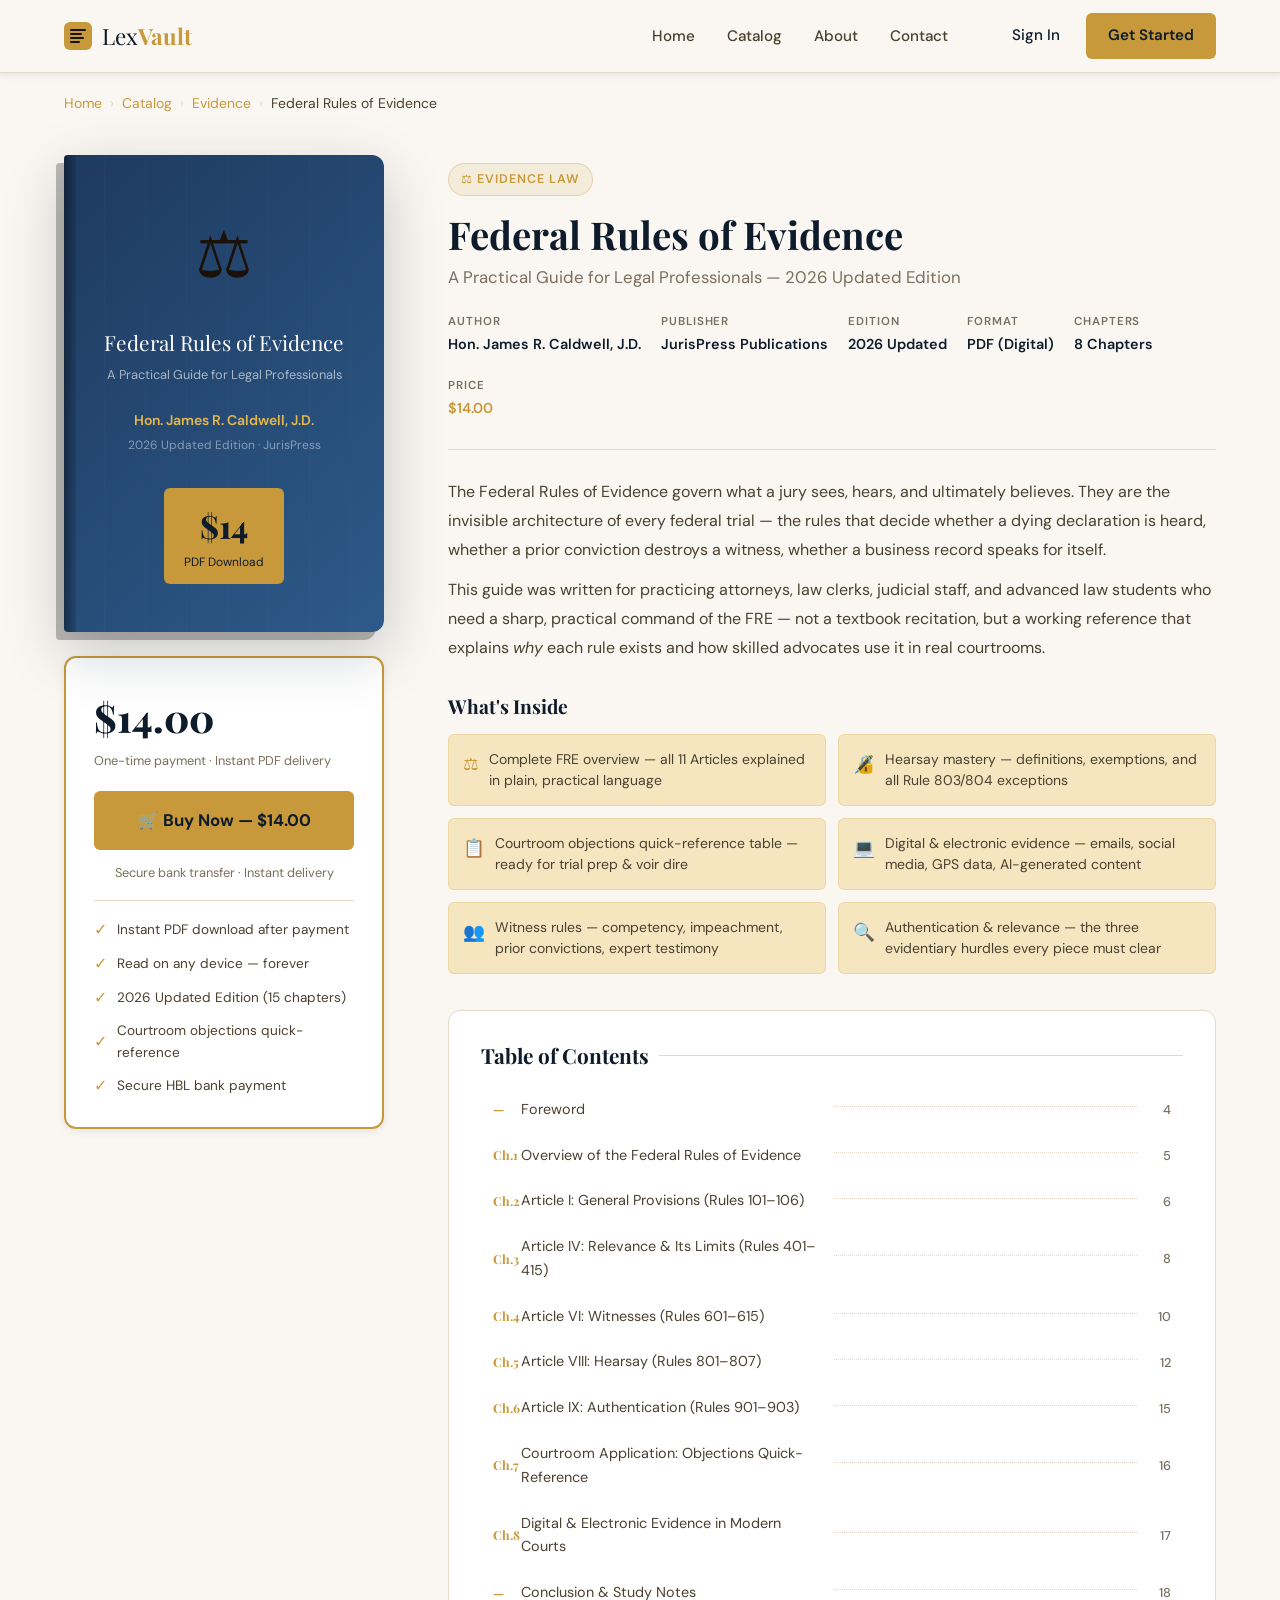
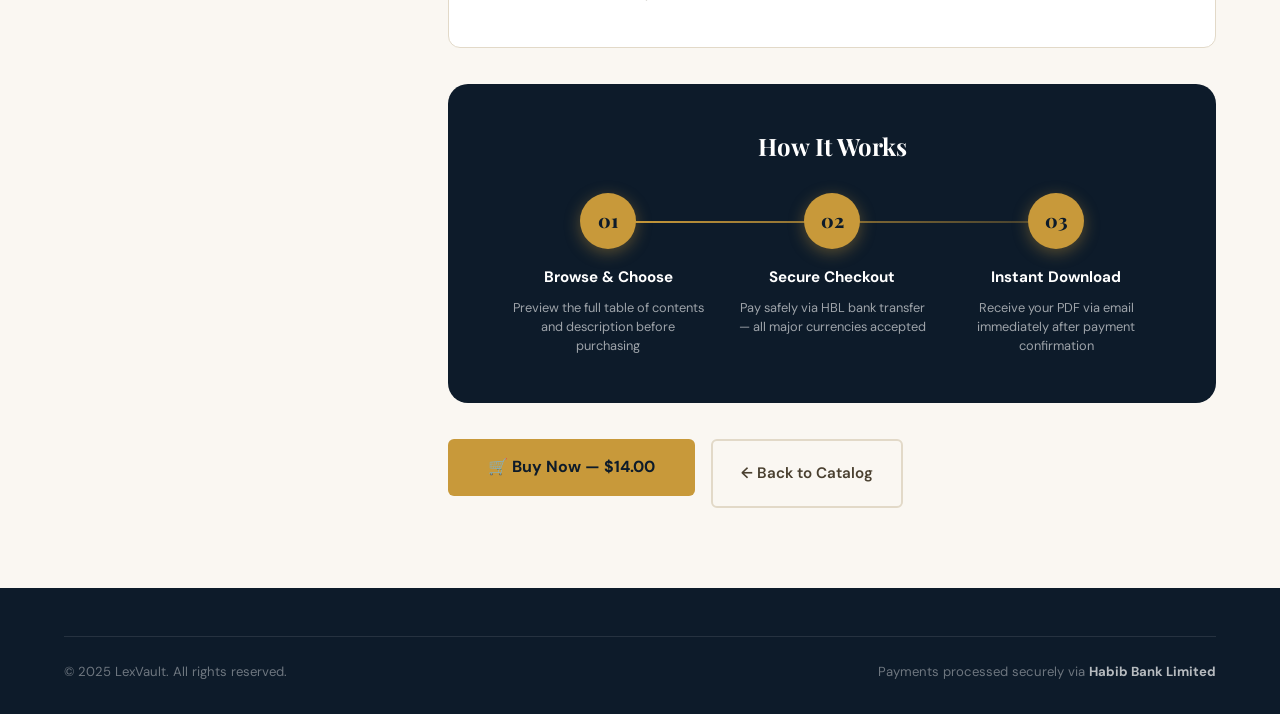
<file: federal-rules-of-evidence.html>
<!DOCTYPE html>
<html lang="en">
<head>
  <meta charset="UTF-8" />
  <meta name="viewport" content="width=device-width, initial-scale=1.0"/>
  <title>Federal Rules of Evidence 2026 — LexVault</title>
  <meta name="description" content="Federal Rules of Evidence: A Practical Guide for Legal Professionals by Hon. James R. Caldwell, J.D. — $14.00. Instant PDF download."/>
  <link rel="preconnect" href="https://fonts.googleapis.com"/>
  <link rel="preconnect" href="https://fonts.gstatic.com" crossorigin/>
  <link href="https://fonts.googleapis.com/css2?family=Playfair+Display:ital,wght@0,400;0,600;0,800;1,400&family=DM+Sans:wght@300;400;500;600&display=swap" rel="stylesheet"/>
  <style>
    :root {
      --navy:       #0d1b2a;
      --navy-mid:   #162132;
      --navy-light: #1e2f45;
      --gold:       #c8993a;
      --gold-light: #e8b84b;
      --gold-pale:  #f5e6c0;
      --cream:      #faf7f2;
      --white:      #ffffff;
      --text-main:  #1a1208;
      --text-mid:   #4a4030;
      --text-muted: #7a6e5e;
      --border:     #e2d9c8;
      --ff-display: 'Playfair Display', Georgia, serif;
      --ff-body:    'DM Sans', system-ui, sans-serif;
      --radius-sm:  6px;
      --radius-md:  12px;
      --radius-lg:  20px;
      --shadow-sm:  0 2px 8px rgba(13,27,42,0.08);
      --shadow-md:  0 8px 32px rgba(13,27,42,0.14);
      --shadow-lg:  0 20px 60px rgba(13,27,42,0.22);
      --transition: 0.25s cubic-bezier(0.4, 0, 0.2, 1);
      --max-width:  1200px;
    }
    *, *::before, *::after { box-sizing: border-box; margin: 0; padding: 0; }
    html { scroll-behavior: smooth; font-size: 16px; }
    body { font-family: var(--ff-body); background: var(--cream); color: var(--text-main); line-height: 1.65; overflow-x: hidden; padding-top: 72px; }
    img { display: block; max-width: 100%; }
    a { color: inherit; text-decoration: none; }
    ul { list-style: none; }
    h1,h2,h3,h4 { font-family: var(--ff-display); line-height: 1.2; }
    .container { max-width: var(--max-width); margin: 0 auto; padding: 0 24px; }

    /* NAV */
    .nav-wrapper {
      position: fixed; top: 0; left: 0; right: 0; z-index: 1000;
      background: rgba(250,247,242,0.95); backdrop-filter: blur(12px);
      border-bottom: 1px solid var(--border); box-shadow: var(--shadow-sm);
    }
    .nav-inner { max-width: var(--max-width); margin: 0 auto; padding: 0 24px; height: 72px; display: flex; align-items: center; gap: 32px; }
    .logo { display: flex; align-items: center; gap: 10px; font-family: var(--ff-display); font-size: 1.4rem; color: var(--navy); flex-shrink: 0; }
    .logo strong { color: var(--gold); }
    .nav-links { display: flex; gap: 4px; margin-left: auto; }
    .nav-links a { padding: 8px 14px; border-radius: var(--radius-sm); font-weight: 500; font-size: 0.95rem; color: var(--text-mid); transition: background var(--transition), color var(--transition); }
    .nav-links a:hover { background: rgba(200,153,58,0.1); color: var(--navy); }
    .nav-actions { display: flex; align-items: center; gap: 8px; flex-shrink: 0; }
    .btn-ghost { display: inline-flex; align-items: center; background: transparent; color: var(--navy); font-weight: 500; font-size: 0.95rem; padding: 10px 18px; border-radius: var(--radius-sm); border: none; cursor: pointer; transition: background var(--transition); font-family: var(--ff-body); }
    .btn-ghost:hover { background: rgba(13,27,42,0.06); }
    .btn-primary { display: inline-flex; align-items: center; gap: 8px; background: var(--gold); color: var(--navy); font-family: var(--ff-body); font-weight: 600; font-size: 0.95rem; padding: 10px 22px; border-radius: var(--radius-sm); border: none; cursor: pointer; transition: background var(--transition), transform var(--transition); }
    .btn-primary:hover { background: var(--gold-light); transform: translateY(-2px); }

    /* BREADCRUMB */
    .breadcrumb { padding: 20px 0 0; }
    .breadcrumb-inner { display: flex; align-items: center; gap: 8px; font-size: 0.875rem; color: var(--text-muted); }
    .breadcrumb-inner a { color: var(--gold); }
    .breadcrumb-inner a:hover { color: var(--navy); }
    .breadcrumb-inner span { color: var(--border); }

    /* BOOK HERO */
    .book-hero { padding: 40px 0 80px; }
    .book-hero-grid { display: grid; grid-template-columns: 320px 1fr; gap: 64px; align-items: start; }

    /* BOOK COVER */
    .book-cover-wrap { position: sticky; top: 96px; }
    .book-cover-3d {
      background: linear-gradient(135deg, #1e3a5f 0%, #2d5a8a 100%);
      border-radius: 4px 12px 12px 4px;
      padding: 48px 36px;
      box-shadow: -8px 8px 0 rgba(0,0,0,0.25), var(--shadow-lg);
      position: relative; overflow: hidden; text-align: center;
      min-height: 420px; display: flex; flex-direction: column; justify-content: space-between;
    }
    .book-cover-3d::before {
      content: ''; position: absolute; left: 0; top: 0; bottom: 0; width: 12px;
      background: linear-gradient(to right, rgba(0,0,0,0.4), rgba(0,0,0,0.1));
    }
    .book-cover-3d::after {
      content: ''; position: absolute; inset: 0;
      background: repeating-linear-gradient(90deg, transparent, transparent 40px, rgba(255,255,255,0.015) 40px, rgba(255,255,255,0.015) 41px);
    }
    .cover-icon { font-size: 4rem; margin-bottom: 20px; position: relative; z-index: 1; }
    .cover-title { font-family: var(--ff-display); font-size: 1.3rem; color: var(--white); line-height: 1.3; margin-bottom: 8px; position: relative; z-index: 1; }
    .cover-subtitle { font-size: 0.8rem; color: rgba(255,255,255,0.6); position: relative; z-index: 1; margin-bottom: 24px; }
    .cover-author { font-size: 0.875rem; color: var(--gold-light); font-weight: 600; position: relative; z-index: 1; }
    .cover-edition { font-size: 0.75rem; color: rgba(255,255,255,0.45); position: relative; z-index: 1; margin-top: 4px; }
    .cover-price-tag {
      background: var(--gold); color: var(--navy);
      font-family: var(--ff-display); font-size: 2rem; font-weight: 800;
      padding: 12px 20px; border-radius: var(--radius-sm);
      position: relative; z-index: 1; display: inline-block;
    }
    .cover-price-tag small { font-size: 0.75rem; font-weight: 400; font-family: var(--ff-body); display: block; }

    /* PURCHASE BOX */
    .purchase-box {
      background: var(--white); border: 2px solid var(--gold);
      border-radius: var(--radius-md); padding: 28px; margin-top: 24px;
      box-shadow: var(--shadow-sm);
    }
    .purchase-box .price-main { font-family: var(--ff-display); font-size: 2.4rem; font-weight: 800; color: var(--navy); }
    .purchase-box .price-note { font-size: 0.8rem; color: var(--text-muted); margin-bottom: 20px; }
    .btn-buy-now {
      display: flex; align-items: center; justify-content: center; gap: 10px;
      width: 100%; background: var(--gold); color: var(--navy);
      font-family: var(--ff-body); font-weight: 700; font-size: 1.05rem;
      padding: 16px 24px; border-radius: var(--radius-sm);
      border: none; cursor: pointer;
      transition: background var(--transition), transform var(--transition), box-shadow var(--transition);
      text-decoration: none; margin-bottom: 12px;
    }
    .btn-buy-now:hover { background: var(--gold-light); transform: translateY(-2px); box-shadow: 0 8px 24px rgba(200,153,58,0.4); }
    .purchase-features { display: flex; flex-direction: column; gap: 8px; margin-top: 16px; padding-top: 16px; border-top: 1px solid var(--border); }
    .purchase-feature { display: flex; align-items: center; gap: 10px; font-size: 0.85rem; color: var(--text-mid); }
    .purchase-feature span { color: var(--gold); font-size: 1rem; }

    /* BOOK INFO */
    .book-info { padding-top: 8px; }
    .book-category-badge {
      display: inline-flex; align-items: center; gap: 6px;
      background: rgba(200,153,58,0.12); border: 1px solid rgba(200,153,58,0.3);
      color: var(--gold); padding: 5px 12px; border-radius: 100px;
      font-size: 0.78rem; font-weight: 600; text-transform: uppercase; letter-spacing: 0.08em;
      margin-bottom: 16px;
    }
    .book-title { font-family: var(--ff-display); font-size: clamp(1.8rem, 3vw, 2.6rem); color: var(--navy); margin-bottom: 8px; line-height: 1.15; }
    .book-subtitle { font-size: 1.05rem; color: var(--text-muted); margin-bottom: 20px; }
    .book-meta { display: flex; flex-wrap: wrap; gap: 20px; margin-bottom: 28px; padding-bottom: 28px; border-bottom: 1px solid var(--border); }
    .meta-item { display: flex; flex-direction: column; gap: 2px; }
    .meta-label { font-size: 0.72rem; font-weight: 600; text-transform: uppercase; letter-spacing: 0.08em; color: var(--text-muted); }
    .meta-value { font-size: 0.9rem; font-weight: 600; color: var(--navy); }
    .book-desc { font-size: 1rem; color: var(--text-mid); line-height: 1.8; margin-bottom: 32px; }
    .book-desc p { margin-bottom: 12px; }

    /* WHAT YOU'LL LEARN */
    .learn-grid { display: grid; grid-template-columns: 1fr 1fr; gap: 12px; margin-bottom: 36px; }
    .learn-item { display: flex; align-items: flex-start; gap: 10px; background: var(--gold-pale); border: 1px solid rgba(200,153,58,0.2); border-radius: var(--radius-sm); padding: 14px; }
    .learn-item-icon { color: var(--gold); font-size: 1.1rem; flex-shrink: 0; margin-top: 1px; }
    .learn-item-text { font-size: 0.875rem; color: var(--text-mid); line-height: 1.5; }

    /* TABLE OF CONTENTS */
    .toc-section { background: var(--white); border: 1px solid var(--border); border-radius: var(--radius-md); padding: 32px; margin-bottom: 36px; }
    .toc-section h3 { font-family: var(--ff-display); font-size: 1.3rem; color: var(--navy); margin-bottom: 20px; display: flex; align-items: center; gap: 10px; }
    .toc-section h3::after { content: ''; flex: 1; height: 1px; background: var(--border); }
    .toc-list { display: flex; flex-direction: column; gap: 2px; }
    .toc-item { display: flex; align-items: center; gap: 0; padding: 10px 12px; border-radius: var(--radius-sm); transition: background var(--transition); }
    .toc-item:hover { background: var(--cream); }
    .toc-num { font-size: 0.78rem; font-weight: 700; color: var(--gold); min-width: 28px; font-family: var(--ff-display); }
    .toc-name { font-size: 0.9rem; color: var(--text-mid); flex: 1; }
    .toc-dots { flex: 1; border-bottom: 1px dotted var(--border); margin: 0 10px; height: 1px; position: relative; top: -3px; }
    .toc-page { font-size: 0.8rem; color: var(--text-muted); font-weight: 500; min-width: 24px; text-align: right; }

    /* HOW IT WORKS */
    .how-section { background: var(--navy); border-radius: var(--radius-lg); padding: 48px; margin-bottom: 36px; }
    .how-section h3 { font-family: var(--ff-display); font-size: 1.5rem; color: var(--white); margin-bottom: 32px; text-align: center; }
    .steps { display: flex; gap: 0; position: relative; }
    .steps::before { content: ''; position: absolute; top: 28px; left: calc(16.66% + 20px); right: calc(16.66% + 20px); height: 2px; background: linear-gradient(to right, var(--gold), rgba(200,153,58,0.3)); }
    .step-item { flex: 1; text-align: center; padding: 0 16px; position: relative; }
    .step-circle { width: 56px; height: 56px; border-radius: 50%; background: var(--gold); color: var(--navy); font-family: var(--ff-display); font-size: 1.2rem; font-weight: 800; display: flex; align-items: center; justify-content: center; margin: 0 auto 16px; position: relative; z-index: 1; box-shadow: 0 4px 16px rgba(200,153,58,0.4); }
    .step-title { font-size: 0.95rem; font-weight: 700; color: var(--white); margin-bottom: 8px; }
    .step-desc { font-size: 0.8rem; color: rgba(255,255,255,0.6); line-height: 1.5; }

    /* RATINGS */
    .rating-bar { display: flex; align-items: center; gap: 12px; margin-bottom: 8px; }
    .stars { color: var(--gold); font-size: 1.1rem; letter-spacing: 2px; }
    .rating-big { font-family: var(--ff-display); font-size: 3.5rem; font-weight: 800; color: var(--navy); line-height: 1; }
    .rating-count { font-size: 0.85rem; color: var(--text-muted); }

    /* RELATED SECTION */
    .related-section { padding: 64px 0; }
    .related-section h2 { font-family: var(--ff-display); font-size: 1.8rem; color: var(--navy); margin-bottom: 32px; }

    /* FOOTER */
    .footer { background: var(--navy); color: rgba(255,255,255,0.75); padding: 48px 0 32px; }
    .footer-bottom { display: flex; justify-content: space-between; align-items: center; border-top: 1px solid rgba(255,255,255,0.1); padding-top: 24px; flex-wrap: wrap; gap: 12px; }
    .footer-bottom p { font-size: 0.82rem; color: rgba(255,255,255,0.4); }

    @media (max-width: 900px) {
      .book-hero-grid { grid-template-columns: 1fr; }
      .book-cover-wrap { position: static; }
      .book-cover-3d { min-height: 300px; }
      .steps::before { display: none; }
      .steps { flex-direction: column; gap: 24px; }
      .learn-grid { grid-template-columns: 1fr; }
    }
    @media (max-width: 768px) {
      .nav-links, .nav-actions { display: none; }
    }
  </style>
</head>
<body>

  <!-- NAV -->
  <header class="nav-wrapper">
    <nav class="nav-inner">
      <a href="../index.html" class="logo">
        <svg width="28" height="28" viewBox="0 0 28 28" fill="none"><rect width="28" height="28" rx="6" fill="var(--gold)"/><path d="M7 8h14M7 12h10M7 16h12M7 20h8" stroke="#1a1208" stroke-width="2" stroke-linecap="round"/></svg>
        <span>Lex<strong>Vault</strong></span>
      </a>
      <ul class="nav-links">
        <li><a href="../index.html">Home</a></li>
        <li><a href="catalog.html">Catalog</a></li>
        <li><a href="about.html">About</a></li>
        <li><a href="contact.html">Contact</a></li>
      </ul>
      <div class="nav-actions">
        <a href="login.html" class="btn-ghost">Sign In</a>
        <a href="register.html" class="btn-primary">Get Started</a>
      </div>
    </nav>
  </header>

  <!-- BREADCRUMB -->
  <div class="breadcrumb">
    <div class="container">
      <div class="breadcrumb-inner">
        <a href="../index.html">Home</a>
        <span>›</span>
        <a href="catalog.html">Catalog</a>
        <span>›</span>
        <a href="catalog.html?cat=evidence">Evidence</a>
        <span>›</span>
        <span style="color:var(--text-mid)">Federal Rules of Evidence</span>
      </div>
    </div>
  </div>

  <!-- BOOK HERO -->
  <section class="book-hero">
    <div class="container">
      <div class="book-hero-grid">

        <!-- LEFT: COVER + BUY BOX -->
        <div class="book-cover-wrap">
          <div class="book-cover-3d">
            <div>
              <div class="cover-icon">⚖️</div>
              <div class="cover-title">Federal Rules of Evidence</div>
              <div class="cover-subtitle">A Practical Guide for Legal Professionals</div>
              <div class="cover-author">Hon. James R. Caldwell, J.D.</div>
              <div class="cover-edition">2026 Updated Edition · JurisPress</div>
            </div>
            <div style="margin-top:32px;">
              <div class="cover-price-tag">$14<small>PDF Download</small></div>
            </div>
          </div>

          <!-- PURCHASE BOX -->
          <div class="purchase-box">
            <div class="price-main">$14.00</div>
            <div class="price-note">One-time payment · Instant PDF delivery</div>
            <a href="checkout-fre.html" class="btn-buy-now">
              🛒 Buy Now — $14.00
            </a>
            <div style="text-align:center; font-size:0.8rem; color:var(--text-muted);">Secure bank transfer · Instant delivery</div>
            <div class="purchase-features">
              <div class="purchase-feature"><span>✓</span> Instant PDF download after payment</div>
              <div class="purchase-feature"><span>✓</span> Read on any device — forever</div>
              <div class="purchase-feature"><span>✓</span> 2026 Updated Edition (15 chapters)</div>
              <div class="purchase-feature"><span>✓</span> Courtroom objections quick-reference</div>
              <div class="purchase-feature"><span>✓</span> Secure HBL bank payment</div>
            </div>
          </div>
        </div>

        <!-- RIGHT: BOOK INFO -->
        <div class="book-info">
          <div class="book-category-badge">⚖️ Evidence Law</div>
          <h1 class="book-title">Federal Rules of Evidence</h1>
          <p class="book-subtitle">A Practical Guide for Legal Professionals — 2026 Updated Edition</p>

          <div class="book-meta">
            <div class="meta-item"><span class="meta-label">Author</span><span class="meta-value">Hon. James R. Caldwell, J.D.</span></div>
            <div class="meta-item"><span class="meta-label">Publisher</span><span class="meta-value">JurisPress Publications</span></div>
            <div class="meta-item"><span class="meta-label">Edition</span><span class="meta-value">2026 Updated</span></div>
            <div class="meta-item"><span class="meta-label">Format</span><span class="meta-value">PDF (Digital)</span></div>
            <div class="meta-item"><span class="meta-label">Chapters</span><span class="meta-value">8 Chapters</span></div>
            <div class="meta-item"><span class="meta-label">Price</span><span class="meta-value" style="color:var(--gold);">$14.00</span></div>
          </div>

          <div class="book-desc">
            <p>The Federal Rules of Evidence govern what a jury sees, hears, and ultimately believes. They are the invisible architecture of every federal trial — the rules that decide whether a dying declaration is heard, whether a prior conviction destroys a witness, whether a business record speaks for itself.</p>
            <p>This guide was written for practicing attorneys, law clerks, judicial staff, and advanced law students who need a sharp, practical command of the FRE — not a textbook recitation, but a working reference that explains <em>why</em> each rule exists and how skilled advocates use it in real courtrooms.</p>
          </div>

          <!-- WHAT YOU'LL LEARN -->
          <h3 style="font-family:var(--ff-display); font-size:1.2rem; color:var(--navy); margin-bottom:16px;">What's Inside</h3>
          <div class="learn-grid">
            <div class="learn-item">
              <div class="learn-item-icon">⚖️</div>
              <div class="learn-item-text">Complete FRE overview — all 11 Articles explained in plain, practical language</div>
            </div>
            <div class="learn-item">
              <div class="learn-item-icon">🔏</div>
              <div class="learn-item-text">Hearsay mastery — definitions, exemptions, and all Rule 803/804 exceptions</div>
            </div>
            <div class="learn-item">
              <div class="learn-item-icon">📋</div>
              <div class="learn-item-text">Courtroom objections quick-reference table — ready for trial prep & voir dire</div>
            </div>
            <div class="learn-item">
              <div class="learn-item-icon">💻</div>
              <div class="learn-item-text">Digital & electronic evidence — emails, social media, GPS data, AI-generated content</div>
            </div>
            <div class="learn-item">
              <div class="learn-item-icon">👥</div>
              <div class="learn-item-text">Witness rules — competency, impeachment, prior convictions, expert testimony</div>
            </div>
            <div class="learn-item">
              <div class="learn-item-icon">🔍</div>
              <div class="learn-item-text">Authentication & relevance — the three evidentiary hurdles every piece must clear</div>
            </div>
          </div>

          <!-- TABLE OF CONTENTS -->
          <div class="toc-section">
            <h3>Table of Contents</h3>
            <div class="toc-list">
              <div class="toc-item">
                <span class="toc-num">—</span>
                <span class="toc-name">Foreword</span>
                <span class="toc-dots"></span>
                <span class="toc-page">4</span>
              </div>
              <div class="toc-item">
                <span class="toc-num">Ch.1</span>
                <span class="toc-name">Overview of the Federal Rules of Evidence</span>
                <span class="toc-dots"></span>
                <span class="toc-page">5</span>
              </div>
              <div class="toc-item">
                <span class="toc-num">Ch.2</span>
                <span class="toc-name">Article I: General Provisions (Rules 101–106)</span>
                <span class="toc-dots"></span>
                <span class="toc-page">6</span>
              </div>
              <div class="toc-item">
                <span class="toc-num">Ch.3</span>
                <span class="toc-name">Article IV: Relevance & Its Limits (Rules 401–415)</span>
                <span class="toc-dots"></span>
                <span class="toc-page">8</span>
              </div>
              <div class="toc-item">
                <span class="toc-num">Ch.4</span>
                <span class="toc-name">Article VI: Witnesses (Rules 601–615)</span>
                <span class="toc-dots"></span>
                <span class="toc-page">10</span>
              </div>
              <div class="toc-item">
                <span class="toc-num">Ch.5</span>
                <span class="toc-name">Article VIII: Hearsay (Rules 801–807)</span>
                <span class="toc-dots"></span>
                <span class="toc-page">12</span>
              </div>
              <div class="toc-item">
                <span class="toc-num">Ch.6</span>
                <span class="toc-name">Article IX: Authentication (Rules 901–903)</span>
                <span class="toc-dots"></span>
                <span class="toc-page">15</span>
              </div>
              <div class="toc-item">
                <span class="toc-num">Ch.7</span>
                <span class="toc-name">Courtroom Application: Objections Quick-Reference</span>
                <span class="toc-dots"></span>
                <span class="toc-page">16</span>
              </div>
              <div class="toc-item">
                <span class="toc-num">Ch.8</span>
                <span class="toc-name">Digital & Electronic Evidence in Modern Courts</span>
                <span class="toc-dots"></span>
                <span class="toc-page">17</span>
              </div>
              <div class="toc-item">
                <span class="toc-num">—</span>
                <span class="toc-name">Conclusion & Study Notes</span>
                <span class="toc-dots"></span>
                <span class="toc-page">18</span>
              </div>
            </div>
          </div>

          <!-- HOW IT WORKS -->
          <div class="how-section">
            <h3>How It Works</h3>
            <div class="steps">
              <div class="step-item">
                <div class="step-circle">01</div>
                <div class="step-title">Browse & Choose</div>
                <div class="step-desc">Preview the full table of contents and description before purchasing</div>
              </div>
              <div class="step-item">
                <div class="step-circle">02</div>
                <div class="step-title">Secure Checkout</div>
                <div class="step-desc">Pay safely via HBL bank transfer — all major currencies accepted</div>
              </div>
              <div class="step-item">
                <div class="step-circle">03</div>
                <div class="step-title">Instant Download</div>
                <div class="step-desc">Receive your PDF via email immediately after payment confirmation</div>
              </div>
            </div>
          </div>

          <!-- CTA BOTTOM -->
          <div style="display:flex; gap:16px; margin-top:32px; flex-wrap:wrap;">
            <a href="checkout-fre.html" class="btn-buy-now" style="display:inline-flex; width:auto; padding:15px 40px; font-size:1rem;">
              🛒 Buy Now — $14.00
            </a>
            <a href="catalog.html" style="display:inline-flex; align-items:center; padding:15px 28px; border:2px solid var(--border); border-radius:var(--radius-sm); color:var(--text-mid); font-weight:600; font-size:0.95rem; transition:border-color 0.25s; font-family:var(--ff-body);"
              onmouseover="this.style.borderColor='var(--gold)'"
              onmouseout="this.style.borderColor='var(--border)'">
              ← Back to Catalog
            </a>
          </div>
        </div>
      </div>
    </div>
  </section>

  <!-- FOOTER -->
  <footer class="footer">
    <div class="container">
      <div class="footer-bottom">
        <p>© 2025 LexVault. All rights reserved.</p>
        <p>Payments processed securely via <strong style="color:rgba(255,255,255,0.7)">Habib Bank Limited</strong></p>
      </div>
    </div>
  </footer>

</body>
</html>
</file>
